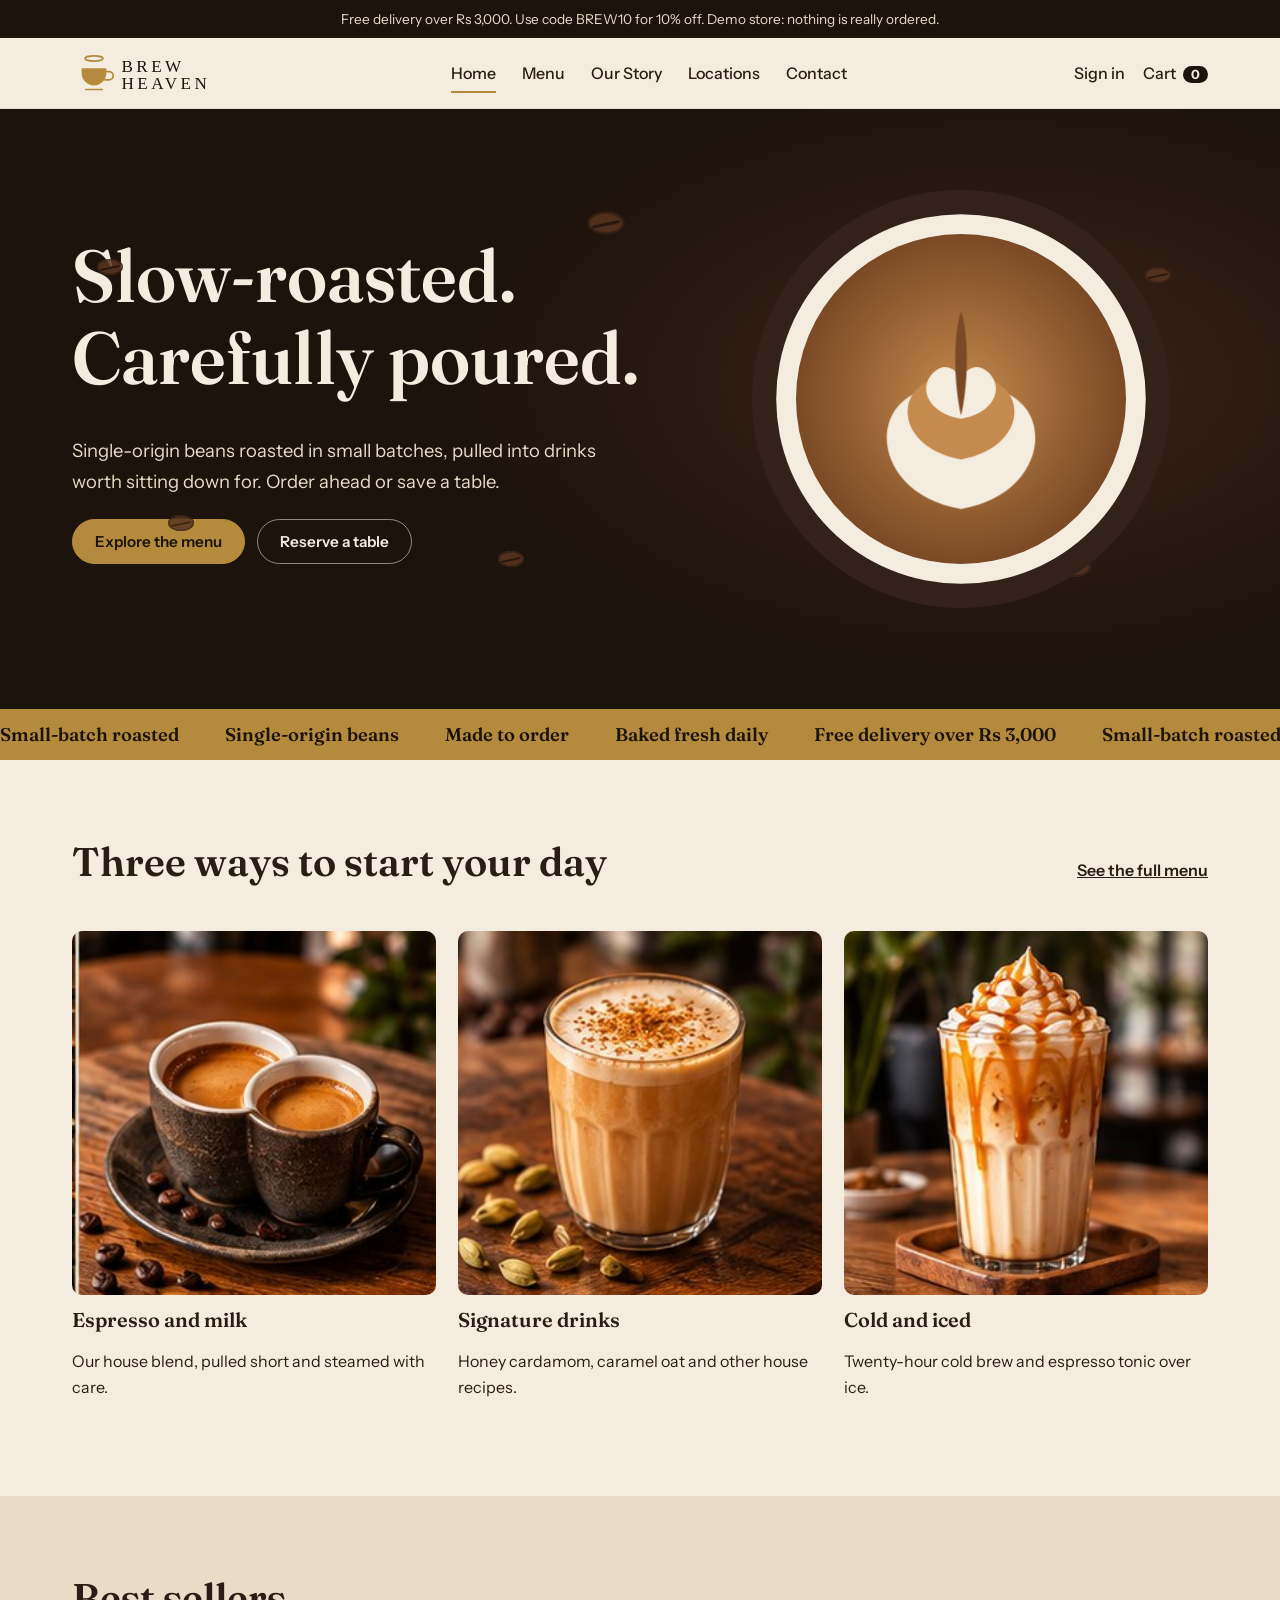
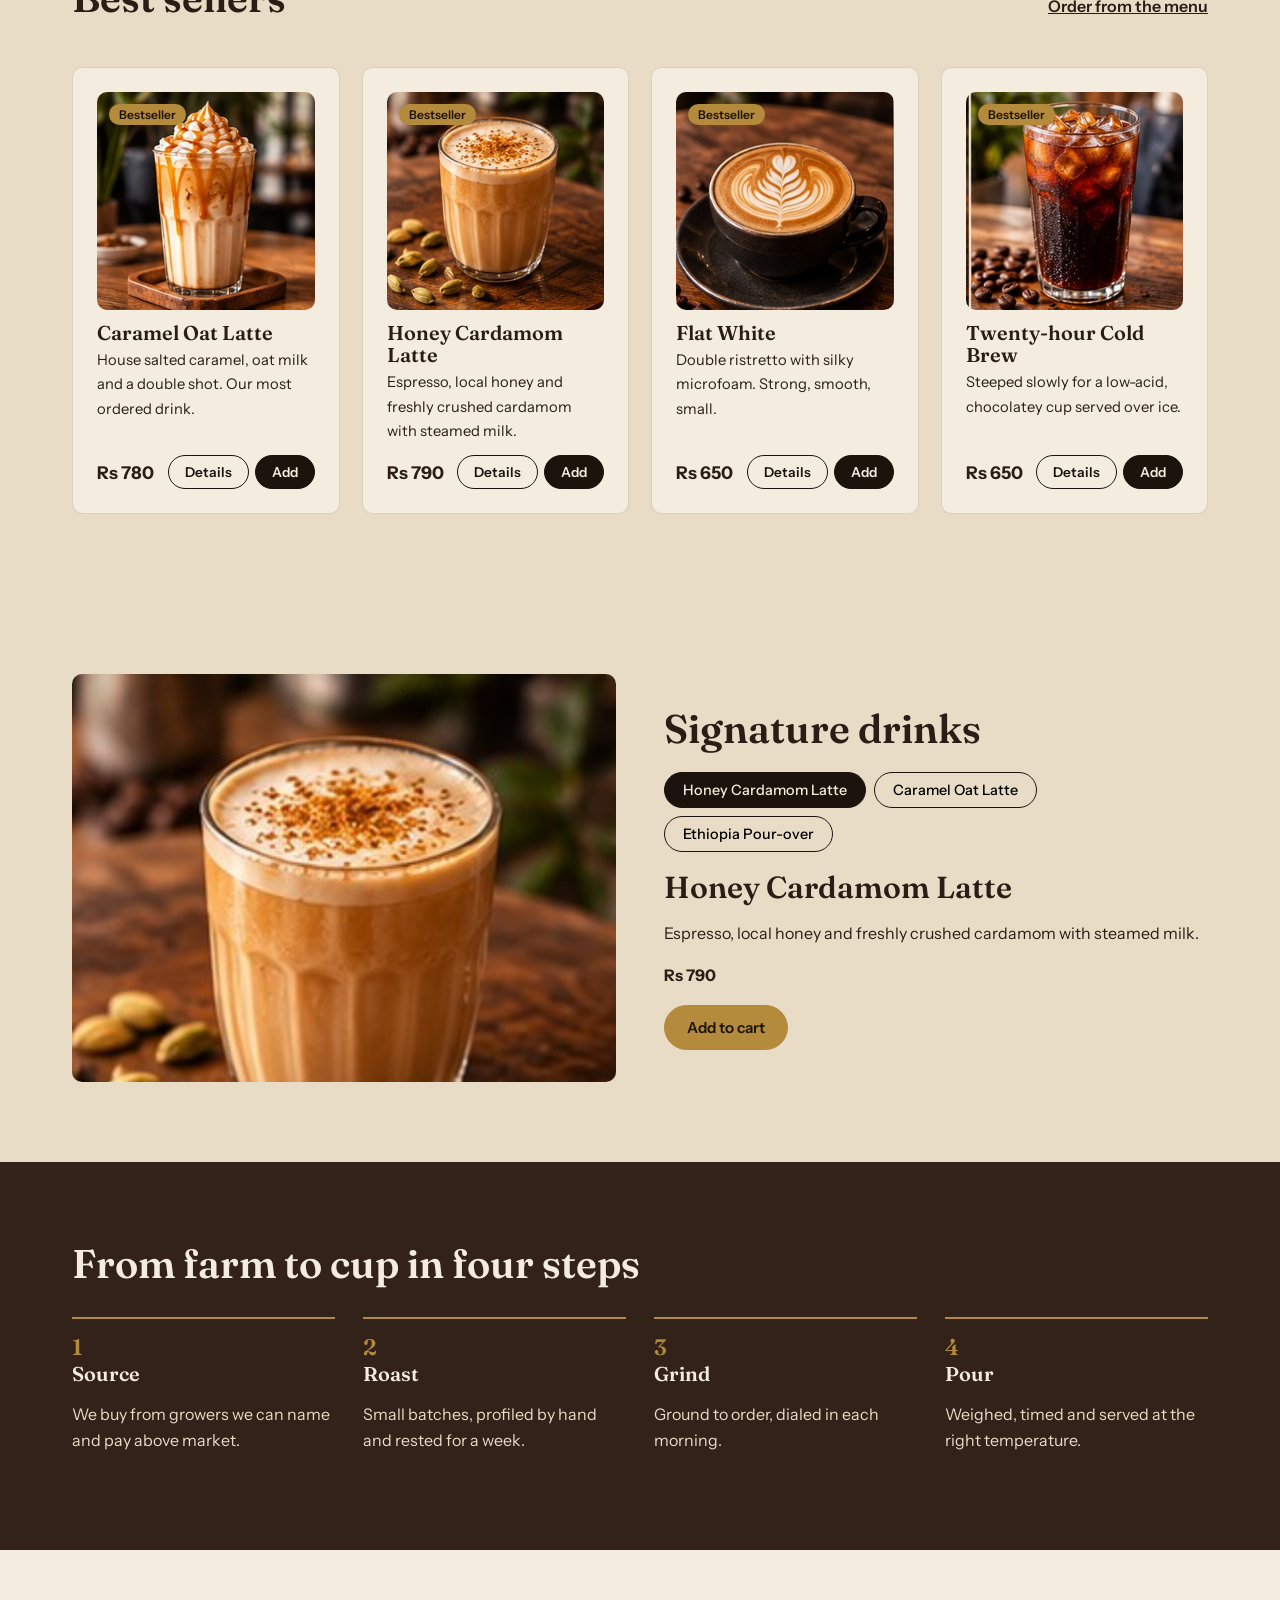
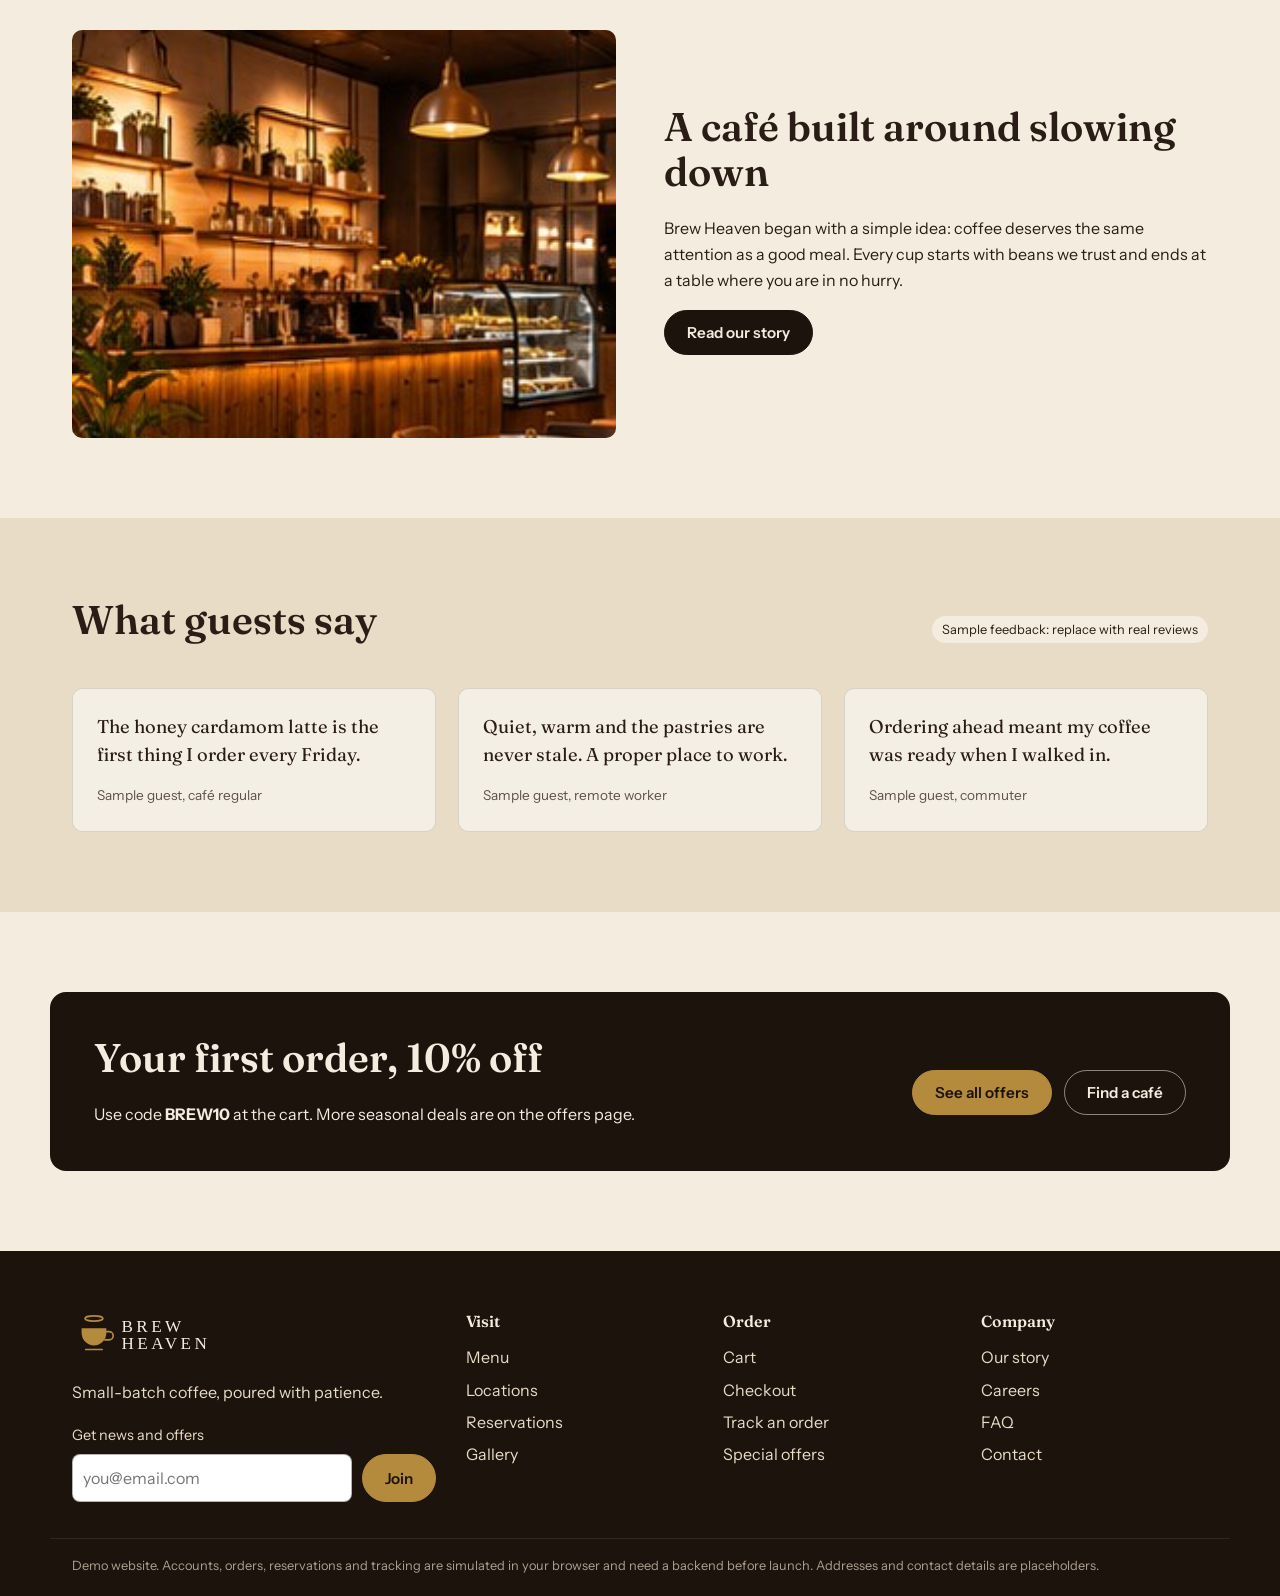
<file: index.html>
<!DOCTYPE html>
<html lang="en"><head><meta charset="utf-8"><meta name="viewport" content="width=device-width,initial-scale=1">
<title>Home | Brew Heaven</title><meta name="description" content="Brew Heaven: small-batch roasted coffee, signature drinks and handmade pastries.">
<link rel="icon" href="assets/favicon.svg" type="image/svg+xml">
<link rel="preconnect" href="https://fonts.googleapis.com"><link href="https://fonts.googleapis.com/css2?family=Fraunces:opsz,wght@9..144,400;9..144,600&family=Instrument+Sans:wght@400;500;600&display=swap" rel="stylesheet">
<link rel="stylesheet" href="css/style.css"></head>
<body data-page="index" data-root="" class="">
<a class="skip" href="#main">Skip to content</a>
<div class="ann">Free delivery over Rs 3,000. Use code BREW10 for 10% off. Demo store: nothing is really ordered.</div>
<header class="hd"><div class="wrap nav"><a class="logo" href="index.html"><img src="assets/logo.svg" alt="Brew Heaven home" height="44"></a>
<button class="burger" aria-label="Open menu" aria-expanded="false" aria-controls="nav"><span></span><span></span></button>
<nav id="nav" aria-label="Main"><a href="index.html" aria-current=page>Home</a><a href="menu.html">Menu</a><a href="about.html">Our Story</a><a href="locations.html">Locations</a><a href="contact.html">Contact</a><a class="m-only" href="pages/reservations.html">Reservations</a></nav>
<div class="tools"><a id="acct" href="pages/login.html">Sign in</a><a class="cartb" href="pages/cart.html" aria-label="Cart">Cart <b id="cc">0</b></a></div></div></header>
<main id="main">
<section class="hero"><div class="wrap hgrid"><div class="hcopy"><h1>Slow-roasted. <br>Carefully poured.</h1><p>Single-origin beans roasted in small batches, pulled into drinks worth sitting down for. Order ahead or save a table.</p>
<div class="cta"><a class="btn gold" href="menu.html">Explore the menu</a><a class="btn ghost" href="pages/reservations.html">Reserve a table</a></div></div>
<span class="fb f1"></span><span class="fb f2"></span><span class="fb f3"></span><span class="fb f4"></span><span class="fb f5"></span><span class="fb f6"></span><div class="pour" aria-hidden="true"><svg viewBox="0 0 400 400"><defs><radialGradient id="cf"><stop offset="0" stop-color="#c58a4d"/><stop offset="1" stop-color="#7a4a26"/></radialGradient></defs>
<circle cx="200" cy="200" r="190" fill="#33221a"/><circle cx="200" cy="200" r="168" fill="#f4ecdf"/><circle cx="200" cy="200" r="150" fill="url(#cf)"/>
<g class="leaf" fill="#f4ecdf"><path d="M200 300c-60-10-80-60-60-90 20-25 40-20 60 0 20-20 40-25 60 0 20 30 0 80-60 90z" style="--i:0"/><path d="M200 255c-45-8-58-42-42-62 15-17 30-12 42 3 12-15 27-20 42-3 16 20 3 54-42 62z" fill="#c58a4d" style="--i:1"/><path d="M200 218c-30-5-38-27-27-40 10-11 20-8 27 3 7-11 17-14 27-3 11 13 3 35-27 40z" style="--i:2"/><path d="M200 120c-8 25-6 70 0 95 6-25 8-70 0-95z" fill="#7a4a26" style="--i:3"/></g></svg></div></div></section>

<div class="marq" aria-hidden="true"><div><span>Small-batch roasted</span><span>Single-origin beans</span><span>Made to order</span><span>Baked fresh daily</span><span>Free delivery over Rs 3,000</span><span>Small-batch roasted</span><span>Single-origin beans</span><span>Made to order</span><span>Baked fresh daily</span><span>Free delivery over Rs 3,000</span></div></div>
<section class="sec"><div class="wrap"><div class="shead"><h2>Three ways to start your day</h2><a href="menu.html">See the full menu</a></div>
<div class="grid3"><a class="coll" href="menu.html#hot"><div class="art" data-art="latte" data-img="esp" data-c="#b9824a" style="--bg:#e8dcc7"></div><h3>Espresso and milk</h3><p>Our house blend, pulled short and steamed with care.</p></a>
<a class="coll" href="menu.html#signature"><div class="art" data-art="cup" data-img="hcl" data-c="#b9824a" style="--bg:#d9c3a1"></div><h3>Signature drinks</h3><p>Honey cardamom, caramel oat and other house recipes.</p></a>
<a class="coll" href="menu.html#cold"><div class="art" data-art="glass" data-img="col" data-c="#4a2d1c" style="--bg:#cfd6c8"></div><h3>Cold and iced</h3><p>Twenty-hour cold brew and espresso tonic over ice.</p></a></div></div></section>

<section class="sec alt"><div class="wrap"><div class="shead"><h2>Best sellers</h2><a href="menu.html">Order from the menu</a></div><div class="grid4" id="featured"></div></div></section>

<section class="sec alt"><div class="wrap split"><div class="art big" id="spArt" style="--bg:#d9c3a1"></div><div><h2>Signature drinks</h2><div class="chips" id="spTabs" role="group" aria-label="Choose a signature drink"></div><h3 id="spName"></h3><p id="spDesc"></p><p><b id="spPrice"></b></p><button class="btn gold" id="spAdd">Add to cart</button></div></div></section>
<section class="sec dark"><div class="wrap"><h2>From farm to cup in four steps</h2><ol class="steps"><li><h3>Source</h3><p>We buy from growers we can name and pay above market.</p></li><li><h3>Roast</h3><p>Small batches, profiled by hand and rested for a week.</p></li><li><h3>Grind</h3><p>Ground to order, dialed in each morning.</p></li><li><h3>Pour</h3><p>Weighed, timed and served at the right temperature.</p></li></ol></div></section>

<section class="sec"><div class="wrap split"><div class="art big" data-art="cafe" data-img="cafe"></div><div><h2>A café built around slowing down</h2><p>Brew Heaven began with a simple idea: coffee deserves the same attention as a good meal. Every cup starts with beans we trust and ends at a table where you are in no hurry.</p><a class="btn" href="about.html">Read our story</a></div></div></section>

<section class="sec alt"><div class="wrap"><div class="shead"><h2>What guests say</h2><small class="tag">Sample feedback: replace with real reviews</small></div><div class="grid3">
<blockquote class="q"><p>The honey cardamom latte is the first thing I order every Friday.</p><cite>Sample guest, café regular</cite></blockquote>
<blockquote class="q"><p>Quiet, warm and the pastries are never stale. A proper place to work.</p><cite>Sample guest, remote worker</cite></blockquote>
<blockquote class="q"><p>Ordering ahead meant my coffee was ready when I walked in.</p><cite>Sample guest, commuter</cite></blockquote></div></div></section>

<section class="sec"><div class="wrap offer"><div><h2>Your first order, 10% off</h2><p>Use code <b>BREW10</b> at the cart. More seasonal deals are on the offers page.</p></div><div class="cta"><a class="btn gold" href="pages/offers.html">See all offers</a><a class="btn ghost-d" href="locations.html">Find a café</a></div></div></section></main>
<footer class="ft"><div class="wrap fgrid"><div><img src="assets/logo-light.svg" alt="Brew Heaven" height="44"><p>Small-batch coffee, poured with patience.</p>
<form data-form="news" class="news" novalidate><label for="nf">Get news and offers</label><div class="row"><input id="nf" name="email" type="email" required placeholder="you@email.com"><button class="btn gold">Join</button></div></form></div>
<div><h4>Visit</h4><a href="menu.html">Menu</a><a href="locations.html">Locations</a><a href="pages/reservations.html">Reservations</a><a href="pages/gallery.html">Gallery</a></div>
<div><h4>Order</h4><a href="pages/cart.html">Cart</a><a href="pages/checkout.html">Checkout</a><a href="pages/order-tracking.html">Track an order</a><a href="pages/offers.html">Special offers</a></div>
<div><h4>Company</h4><a href="about.html">Our story</a><a href="pages/careers.html">Careers</a><a href="pages/faq.html">FAQ</a><a href="contact.html">Contact</a></div></div>
<div class="wrap legal">Demo website. Accounts, orders, reservations and tracking are simulated in your browser and need a backend before launch. Addresses and contact details are placeholders.</div></footer>
<dialog id="dlg"></dialog><div id="toast" role="status" aria-live="polite"></div>
<script src="js/main.js"></script></body></html>
</file>
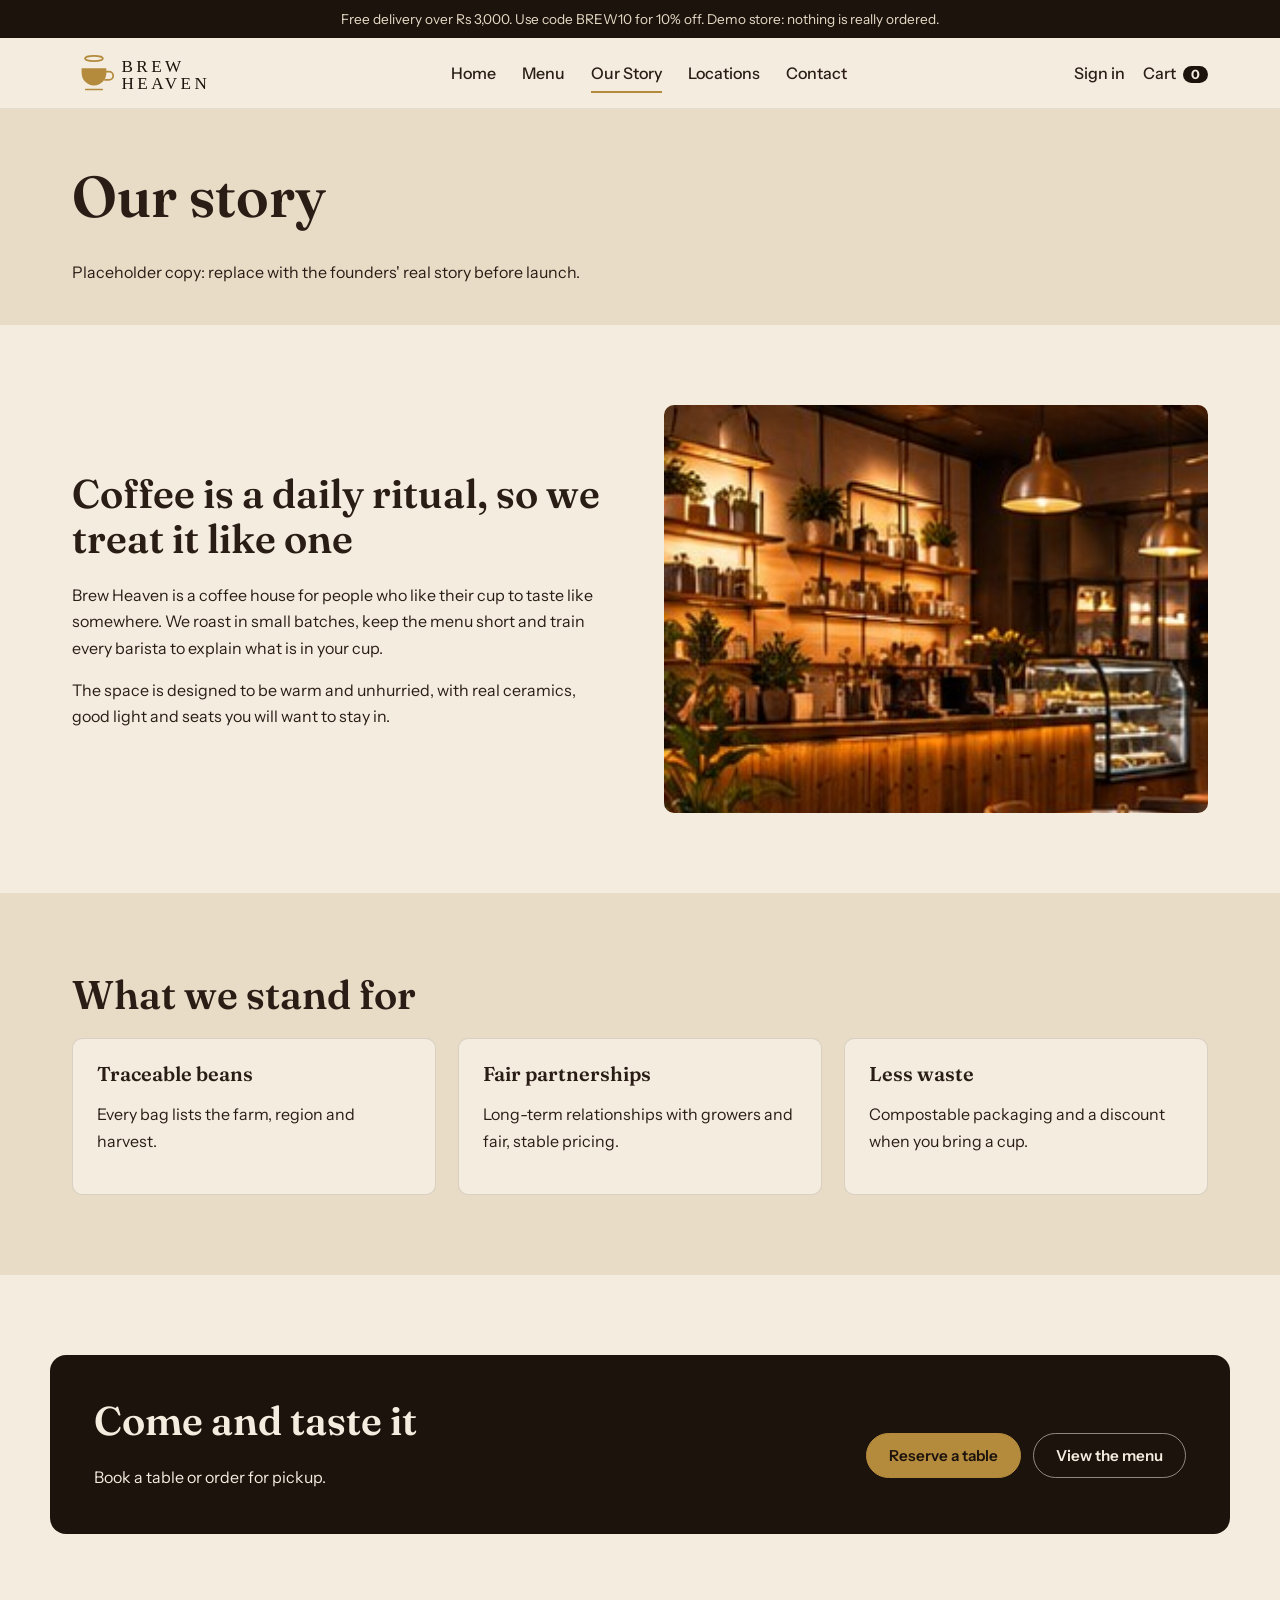
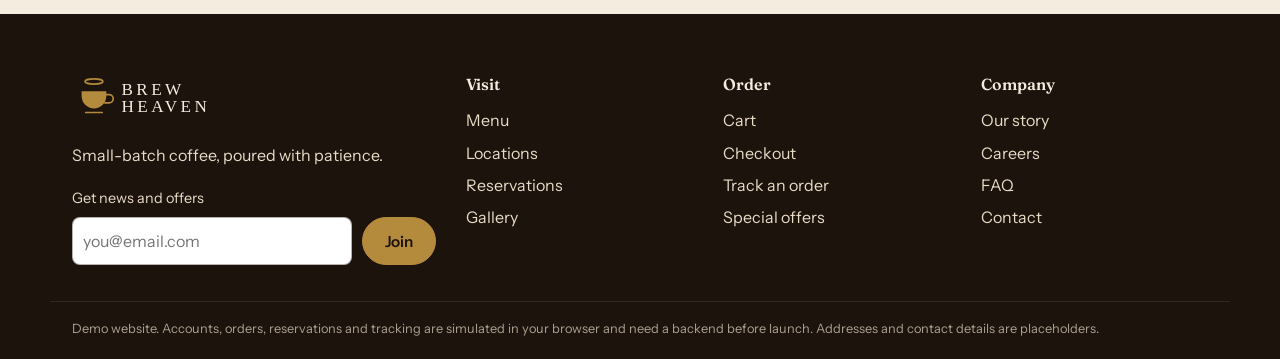
<file: about.html>
<!DOCTYPE html>
<html lang="en"><head><meta charset="utf-8"><meta name="viewport" content="width=device-width,initial-scale=1">
<title>Our Story | Brew Heaven</title><meta name="description" content="Brew Heaven: small-batch roasted coffee, signature drinks and handmade pastries.">
<link rel="icon" href="assets/favicon.svg" type="image/svg+xml">
<link rel="preconnect" href="https://fonts.googleapis.com"><link href="https://fonts.googleapis.com/css2?family=Fraunces:opsz,wght@9..144,400;9..144,600&family=Instrument+Sans:wght@400;500;600&display=swap" rel="stylesheet">
<link rel="stylesheet" href="css/style.css"></head>
<body data-page="about" data-root="" class="">
<a class="skip" href="#main">Skip to content</a>
<div class="ann">Free delivery over Rs 3,000. Use code BREW10 for 10% off. Demo store: nothing is really ordered.</div>
<header class="hd"><div class="wrap nav"><a class="logo" href="index.html"><img src="assets/logo.svg" alt="Brew Heaven home" height="44"></a>
<button class="burger" aria-label="Open menu" aria-expanded="false" aria-controls="nav"><span></span><span></span></button>
<nav id="nav" aria-label="Main"><a href="index.html">Home</a><a href="menu.html">Menu</a><a href="about.html" aria-current=page>Our Story</a><a href="locations.html">Locations</a><a href="contact.html">Contact</a><a class="m-only" href="pages/reservations.html">Reservations</a></nav>
<div class="tools"><a id="acct" href="pages/login.html">Sign in</a><a class="cartb" href="pages/cart.html" aria-label="Cart">Cart <b id="cc">0</b></a></div></div></header>
<main id="main"><section class="phead"><div class="wrap"><h1>Our story</h1><p>Placeholder copy: replace with the founders' real story before launch.</p></div></section>
<section class="sec"><div class="wrap split"><div><h2>Coffee is a daily ritual, so we treat it like one</h2><p>Brew Heaven is a coffee house for people who like their cup to taste like somewhere. We roast in small batches, keep the menu short and train every barista to explain what is in your cup.</p><p>The space is designed to be warm and unhurried, with real ceramics, good light and seats you will want to stay in.</p></div><div class="art big" data-art="cafe" data-img="cafe"></div></div></section>
<section class="sec alt"><div class="wrap"><h2>What we stand for</h2><div class="grid3"><div class="card"><h3>Traceable beans</h3><p>Every bag lists the farm, region and harvest.</p></div><div class="card"><h3>Fair partnerships</h3><p>Long-term relationships with growers and fair, stable pricing.</p></div><div class="card"><h3>Less waste</h3><p>Compostable packaging and a discount when you bring a cup.</p></div></div></div></section>
<section class="sec"><div class="wrap offer"><div><h2>Come and taste it</h2><p>Book a table or order for pickup.</p></div><div class="cta"><a class="btn gold" href="pages/reservations.html">Reserve a table</a><a class="btn ghost-d" href="menu.html">View the menu</a></div></div></section></main>
<footer class="ft"><div class="wrap fgrid"><div><img src="assets/logo-light.svg" alt="Brew Heaven" height="44"><p>Small-batch coffee, poured with patience.</p>
<form data-form="news" class="news" novalidate><label for="nf">Get news and offers</label><div class="row"><input id="nf" name="email" type="email" required placeholder="you@email.com"><button class="btn gold">Join</button></div></form></div>
<div><h4>Visit</h4><a href="menu.html">Menu</a><a href="locations.html">Locations</a><a href="pages/reservations.html">Reservations</a><a href="pages/gallery.html">Gallery</a></div>
<div><h4>Order</h4><a href="pages/cart.html">Cart</a><a href="pages/checkout.html">Checkout</a><a href="pages/order-tracking.html">Track an order</a><a href="pages/offers.html">Special offers</a></div>
<div><h4>Company</h4><a href="about.html">Our story</a><a href="pages/careers.html">Careers</a><a href="pages/faq.html">FAQ</a><a href="contact.html">Contact</a></div></div>
<div class="wrap legal">Demo website. Accounts, orders, reservations and tracking are simulated in your browser and need a backend before launch. Addresses and contact details are placeholders.</div></footer>
<dialog id="dlg"></dialog><div id="toast" role="status" aria-live="polite"></div>
<script src="js/main.js"></script></body></html>
</file>
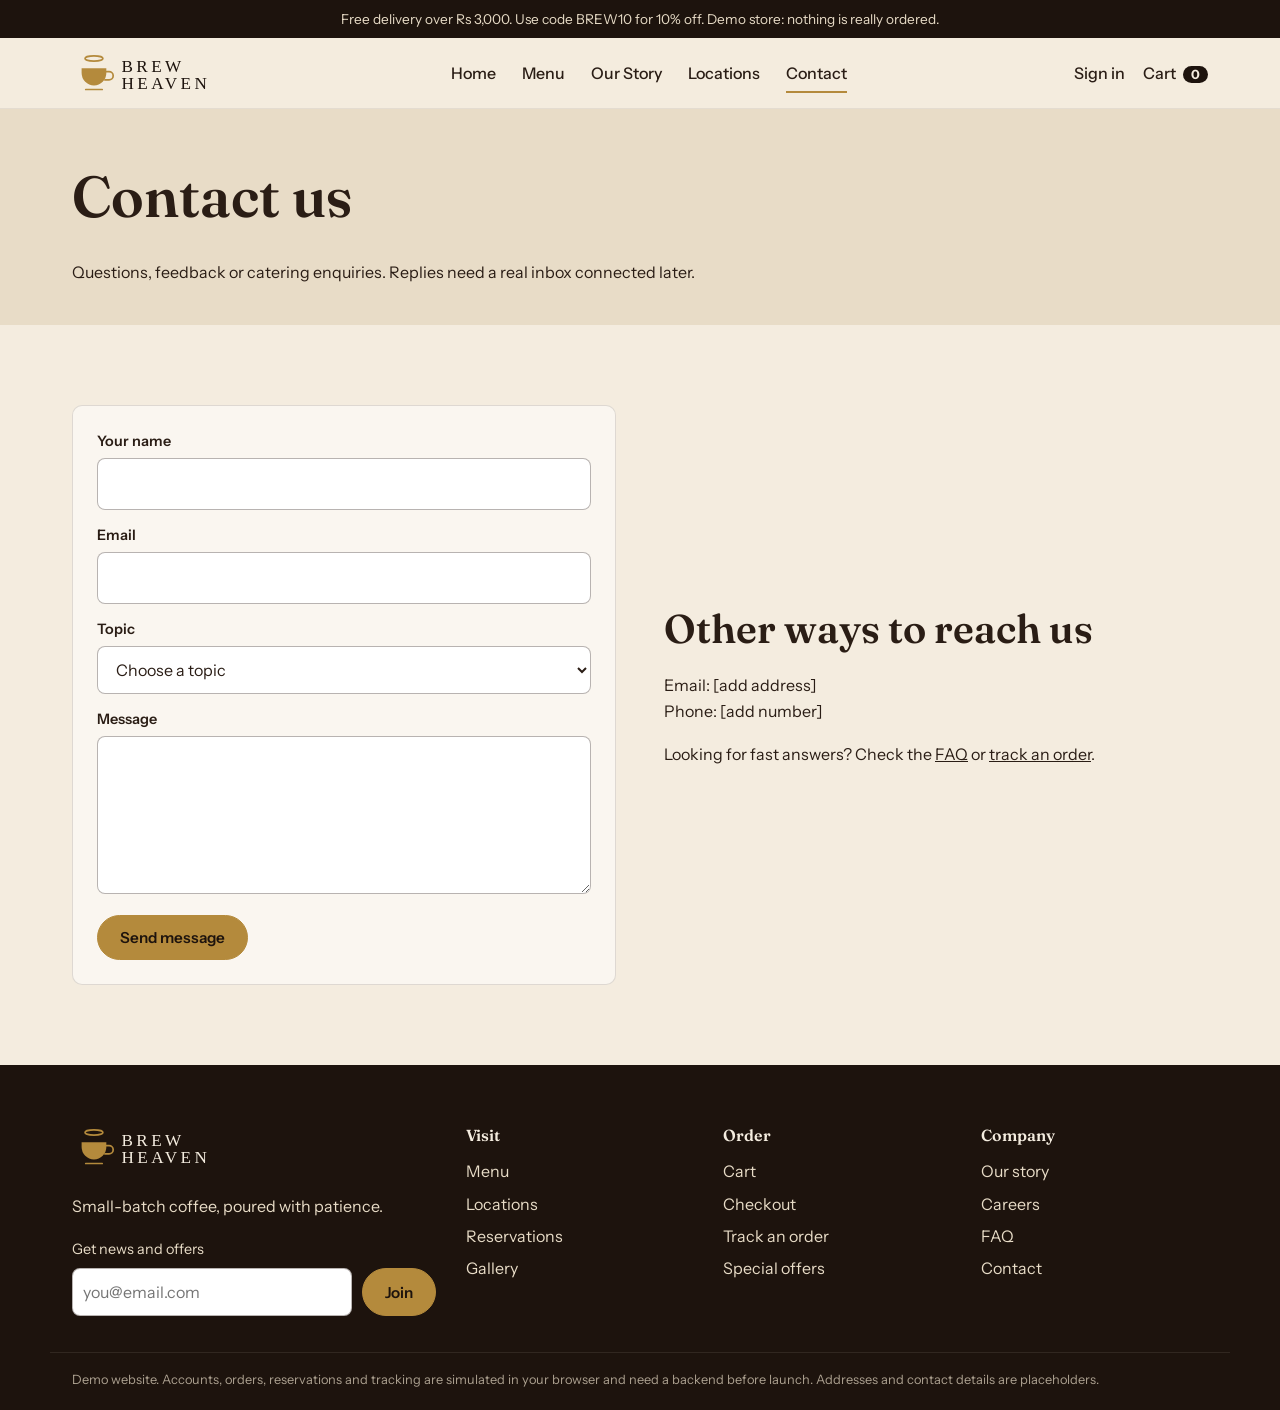
<file: contact.html>
<!DOCTYPE html>
<html lang="en"><head><meta charset="utf-8"><meta name="viewport" content="width=device-width,initial-scale=1">
<title>Contact | Brew Heaven</title><meta name="description" content="Brew Heaven: small-batch roasted coffee, signature drinks and handmade pastries.">
<link rel="icon" href="assets/favicon.svg" type="image/svg+xml">
<link rel="preconnect" href="https://fonts.googleapis.com"><link href="https://fonts.googleapis.com/css2?family=Fraunces:opsz,wght@9..144,400;9..144,600&family=Instrument+Sans:wght@400;500;600&display=swap" rel="stylesheet">
<link rel="stylesheet" href="css/style.css"></head>
<body data-page="contact" data-root="" class="">
<a class="skip" href="#main">Skip to content</a>
<div class="ann">Free delivery over Rs 3,000. Use code BREW10 for 10% off. Demo store: nothing is really ordered.</div>
<header class="hd"><div class="wrap nav"><a class="logo" href="index.html"><img src="assets/logo.svg" alt="Brew Heaven home" height="44"></a>
<button class="burger" aria-label="Open menu" aria-expanded="false" aria-controls="nav"><span></span><span></span></button>
<nav id="nav" aria-label="Main"><a href="index.html">Home</a><a href="menu.html">Menu</a><a href="about.html">Our Story</a><a href="locations.html">Locations</a><a href="contact.html" aria-current=page>Contact</a><a class="m-only" href="pages/reservations.html">Reservations</a></nav>
<div class="tools"><a id="acct" href="pages/login.html">Sign in</a><a class="cartb" href="pages/cart.html" aria-label="Cart">Cart <b id="cc">0</b></a></div></div></header>
<main id="main"><section class="phead"><div class="wrap"><h1>Contact us</h1><p>Questions, feedback or catering enquiries. Replies need a real inbox connected later.</p></div></section>
<section class="sec"><div class="wrap split"><form data-form="contact" class="card form" novalidate><div class="f"><label for="name">Your name</label><input id="name" name="name" type="text" placeholder="" required minlength="2"></div><div class="f"><label for="email">Email</label><input id="email" name="email" type="email" placeholder="" required></div><div class="f"><label for="topic">Topic</label><select id="topic" name="topic" required><option value="">Choose a topic</option><option>Order help</option><option>Catering</option><option>Feedback</option><option>Other</option></select></div><div class="f"><label for="msg">Message</label><textarea id="msg" name="msg" rows="5" required minlength="10"></textarea></div><button class="btn gold">Send message</button></form>
<div><h2>Other ways to reach us</h2><p>Email: [add address]<br>Phone: [add number]</p><p>Looking for fast answers? Check the <a href="pages/faq.html">FAQ</a> or <a href="pages/order-tracking.html">track an order</a>.</p></div></div></section></main>
<footer class="ft"><div class="wrap fgrid"><div><img src="assets/logo-light.svg" alt="Brew Heaven" height="44"><p>Small-batch coffee, poured with patience.</p>
<form data-form="news" class="news" novalidate><label for="nf">Get news and offers</label><div class="row"><input id="nf" name="email" type="email" required placeholder="you@email.com"><button class="btn gold">Join</button></div></form></div>
<div><h4>Visit</h4><a href="menu.html">Menu</a><a href="locations.html">Locations</a><a href="pages/reservations.html">Reservations</a><a href="pages/gallery.html">Gallery</a></div>
<div><h4>Order</h4><a href="pages/cart.html">Cart</a><a href="pages/checkout.html">Checkout</a><a href="pages/order-tracking.html">Track an order</a><a href="pages/offers.html">Special offers</a></div>
<div><h4>Company</h4><a href="about.html">Our story</a><a href="pages/careers.html">Careers</a><a href="pages/faq.html">FAQ</a><a href="contact.html">Contact</a></div></div>
<div class="wrap legal">Demo website. Accounts, orders, reservations and tracking are simulated in your browser and need a backend before launch. Addresses and contact details are placeholders.</div></footer>
<dialog id="dlg"></dialog><div id="toast" role="status" aria-live="polite"></div>
<script src="js/main.js"></script></body></html>
</file>
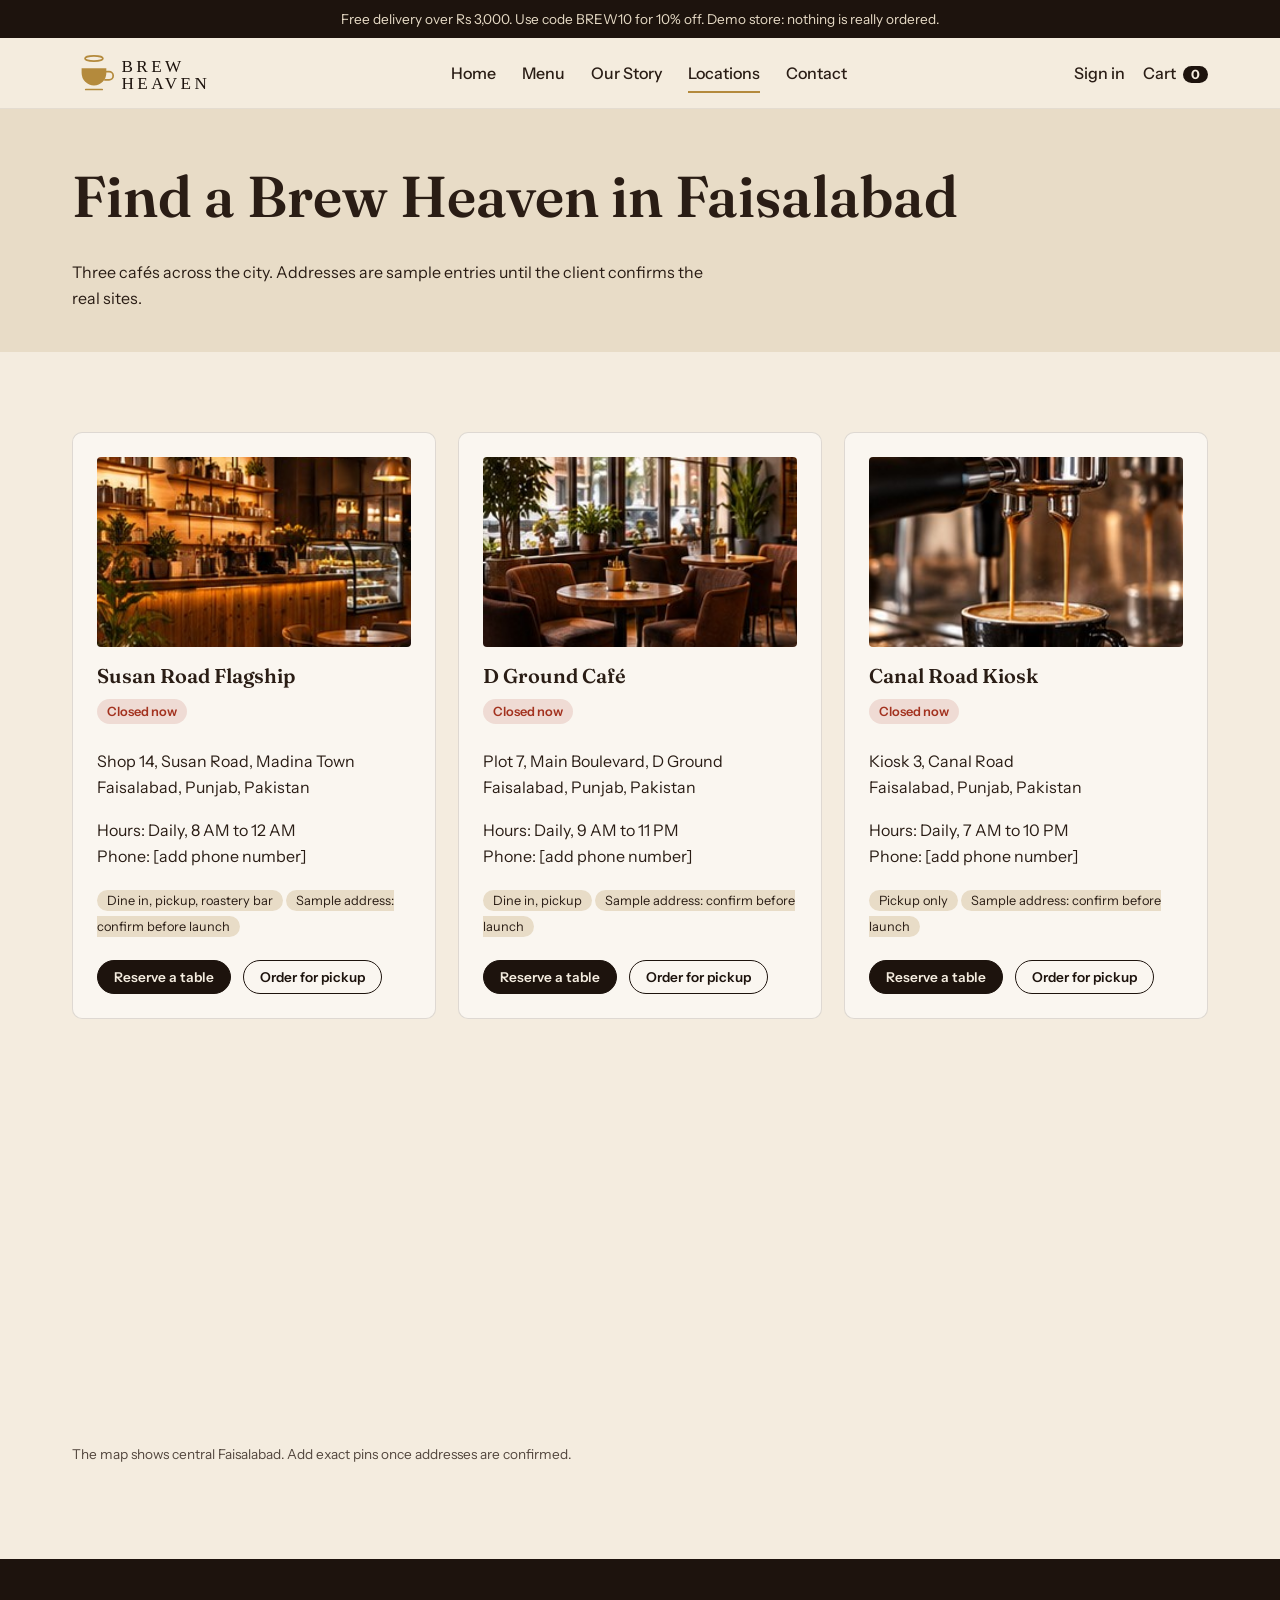
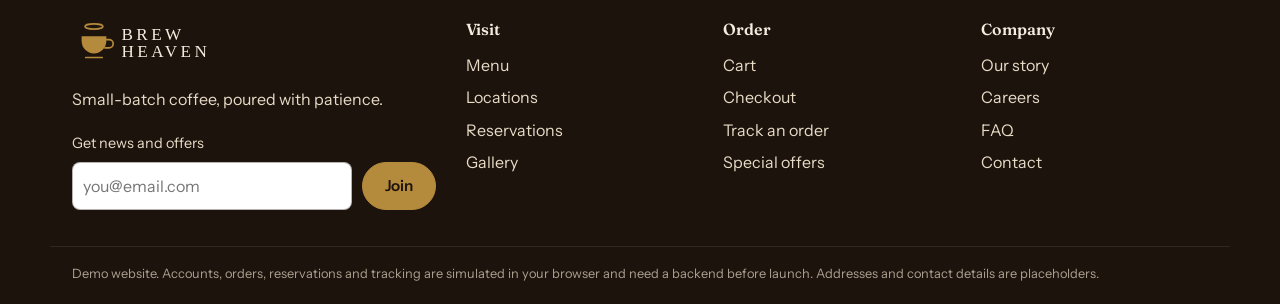
<file: locations.html>
<!DOCTYPE html>
<html lang="en"><head><meta charset="utf-8"><meta name="viewport" content="width=device-width,initial-scale=1">
<title>Locations | Brew Heaven</title><meta name="description" content="Brew Heaven: small-batch roasted coffee, signature drinks and handmade pastries.">
<link rel="icon" href="assets/favicon.svg" type="image/svg+xml">
<link rel="preconnect" href="https://fonts.googleapis.com"><link href="https://fonts.googleapis.com/css2?family=Fraunces:opsz,wght@9..144,400;9..144,600&family=Instrument+Sans:wght@400;500;600&display=swap" rel="stylesheet">
<link rel="stylesheet" href="css/style.css"></head>
<body data-page="locations" data-root="" class="">
<a class="skip" href="#main">Skip to content</a>
<div class="ann">Free delivery over Rs 3,000. Use code BREW10 for 10% off. Demo store: nothing is really ordered.</div>
<header class="hd"><div class="wrap nav"><a class="logo" href="index.html"><img src="assets/logo.svg" alt="Brew Heaven home" height="44"></a>
<button class="burger" aria-label="Open menu" aria-expanded="false" aria-controls="nav"><span></span><span></span></button>
<nav id="nav" aria-label="Main"><a href="index.html">Home</a><a href="menu.html">Menu</a><a href="about.html">Our Story</a><a href="locations.html" aria-current=page>Locations</a><a href="contact.html">Contact</a><a class="m-only" href="pages/reservations.html">Reservations</a></nav>
<div class="tools"><a id="acct" href="pages/login.html">Sign in</a><a class="cartb" href="pages/cart.html" aria-label="Cart">Cart <b id="cc">0</b></a></div></div></header>
<main id="main"><section class="phead"><div class="wrap"><h1>Find a Brew Heaven in Faisalabad</h1><p>Three cafés across the city. Addresses are sample entries until the client confirms the real sites.</p></div></section><section class="sec"><div class="wrap"><div class="grid3"><article class="card loc"><img class="loc-photo" src="assets/images/location-susan.jpg" alt="Warm interior of the Susan Road flagship café" loading="lazy"><h3>Susan Road Flagship</h3><span class="status" data-hours="8-24"></span><p>Shop 14, Susan Road, Madina Town<br>Faisalabad, Punjab, Pakistan</p><p>Hours: Daily, 8 AM to 12 AM<br>Phone: [add phone number]</p><p><span class="tag">Dine in, pickup, roastery bar</span> <span class="tag">Sample address: confirm before launch</span></p><div class="cta"><a class="btn sm" href="pages/reservations.html?loc=Susan Road Flagship">Reserve a table</a><a class="btn sm ghost-d" href="menu.html">Order for pickup</a></div></article><article class="card loc"><img class="loc-photo" src="assets/images/location-dground.jpg" alt="Window-side seating at D Ground Café" loading="lazy"><h3>D Ground Café</h3><span class="status" data-hours="9-23"></span><p>Plot 7, Main Boulevard, D Ground<br>Faisalabad, Punjab, Pakistan</p><p>Hours: Daily, 9 AM to 11 PM<br>Phone: [add phone number]</p><p><span class="tag">Dine in, pickup</span> <span class="tag">Sample address: confirm before launch</span></p><div class="cta"><a class="btn sm" href="pages/reservations.html?loc=D Ground Café">Reserve a table</a><a class="btn sm ghost-d" href="menu.html">Order for pickup</a></div></article><article class="card loc"><img class="loc-photo" src="assets/images/location-canal.jpg" alt="Coffee being prepared at the Canal Road kiosk" loading="lazy"><h3>Canal Road Kiosk</h3><span class="status" data-hours="7-22"></span><p>Kiosk 3, Canal Road<br>Faisalabad, Punjab, Pakistan</p><p>Hours: Daily, 7 AM to 10 PM<br>Phone: [add phone number]</p><p><span class="tag">Pickup only</span> <span class="tag">Sample address: confirm before launch</span></p><div class="cta"><a class="btn sm" href="pages/reservations.html?loc=Canal Road Kiosk">Reserve a table</a><a class="btn sm ghost-d" href="menu.html">Order for pickup</a></div></article></div><iframe class="map" title="Map of Faisalabad" loading="lazy" src="https://www.openstreetmap.org/export/embed.html?bbox=73.03%2C31.36%2C73.16%2C31.47&layer=mapnik"></iframe><p class="note">The map shows central Faisalabad. Add exact pins once addresses are confirmed.</p></div></section></main>
<footer class="ft"><div class="wrap fgrid"><div><img src="assets/logo-light.svg" alt="Brew Heaven" height="44"><p>Small-batch coffee, poured with patience.</p>
<form data-form="news" class="news" novalidate><label for="nf">Get news and offers</label><div class="row"><input id="nf" name="email" type="email" required placeholder="you@email.com"><button class="btn gold">Join</button></div></form></div>
<div><h4>Visit</h4><a href="menu.html">Menu</a><a href="locations.html">Locations</a><a href="pages/reservations.html">Reservations</a><a href="pages/gallery.html">Gallery</a></div>
<div><h4>Order</h4><a href="pages/cart.html">Cart</a><a href="pages/checkout.html">Checkout</a><a href="pages/order-tracking.html">Track an order</a><a href="pages/offers.html">Special offers</a></div>
<div><h4>Company</h4><a href="about.html">Our story</a><a href="pages/careers.html">Careers</a><a href="pages/faq.html">FAQ</a><a href="contact.html">Contact</a></div></div>
<div class="wrap legal">Demo website. Accounts, orders, reservations and tracking are simulated in your browser and need a backend before launch. Addresses and contact details are placeholders.</div></footer>
<dialog id="dlg"></dialog><div id="toast" role="status" aria-live="polite"></div>
<script src="js/main.js"></script></body></html>
</file>
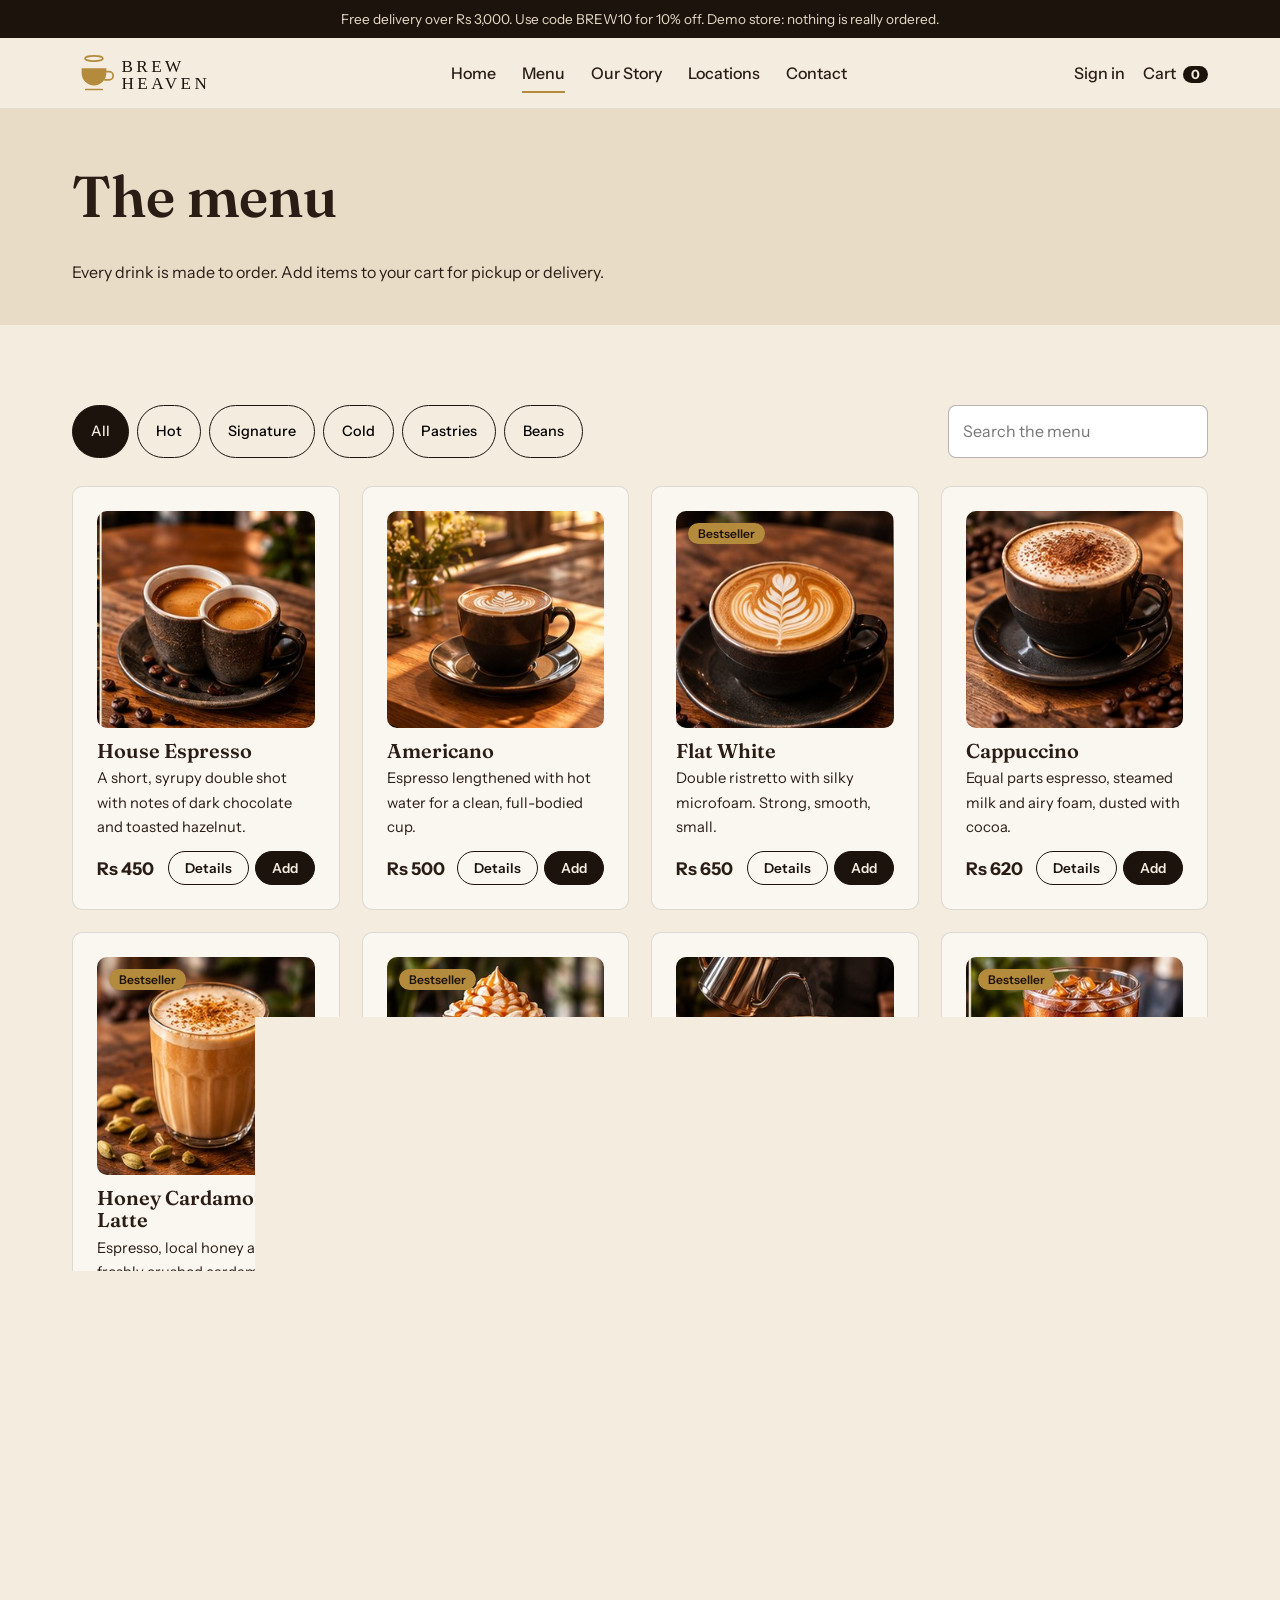
<file: menu.html>
<!DOCTYPE html>
<html lang="en"><head><meta charset="utf-8"><meta name="viewport" content="width=device-width,initial-scale=1">
<title>Menu | Brew Heaven</title><meta name="description" content="Brew Heaven: small-batch roasted coffee, signature drinks and handmade pastries.">
<link rel="icon" href="assets/favicon.svg" type="image/svg+xml">
<link rel="preconnect" href="https://fonts.googleapis.com"><link href="https://fonts.googleapis.com/css2?family=Fraunces:opsz,wght@9..144,400;9..144,600&family=Instrument+Sans:wght@400;500;600&display=swap" rel="stylesheet">
<link rel="stylesheet" href="css/style.css"></head>
<body data-page="menu" data-root="" class="">
<a class="skip" href="#main">Skip to content</a>
<div class="ann">Free delivery over Rs 3,000. Use code BREW10 for 10% off. Demo store: nothing is really ordered.</div>
<header class="hd"><div class="wrap nav"><a class="logo" href="index.html"><img src="assets/logo.svg" alt="Brew Heaven home" height="44"></a>
<button class="burger" aria-label="Open menu" aria-expanded="false" aria-controls="nav"><span></span><span></span></button>
<nav id="nav" aria-label="Main"><a href="index.html">Home</a><a href="menu.html" aria-current=page>Menu</a><a href="about.html">Our Story</a><a href="locations.html">Locations</a><a href="contact.html">Contact</a><a class="m-only" href="pages/reservations.html">Reservations</a></nav>
<div class="tools"><a id="acct" href="pages/login.html">Sign in</a><a class="cartb" href="pages/cart.html" aria-label="Cart">Cart <b id="cc">0</b></a></div></div></header>
<main id="main"><section class="phead"><div class="wrap"><h1>The menu</h1><p>Every drink is made to order. Add items to your cart for pickup or delivery.</p></div></section>
<section class="sec"><div class="wrap"><div class="bar"><div class="chips" id="chips" role="group" aria-label="Filter menu"></div><input id="q" type="search" placeholder="Search the menu" aria-label="Search the menu"></div>
<div class="grid4" id="menuGrid"></div><p id="noRes" class="empty" hidden>No items match your search. Try another word or clear the filter.</p></div></section></main>
<footer class="ft"><div class="wrap fgrid"><div><img src="assets/logo-light.svg" alt="Brew Heaven" height="44"><p>Small-batch coffee, poured with patience.</p>
<form data-form="news" class="news" novalidate><label for="nf">Get news and offers</label><div class="row"><input id="nf" name="email" type="email" required placeholder="you@email.com"><button class="btn gold">Join</button></div></form></div>
<div><h4>Visit</h4><a href="menu.html">Menu</a><a href="locations.html">Locations</a><a href="pages/reservations.html">Reservations</a><a href="pages/gallery.html">Gallery</a></div>
<div><h4>Order</h4><a href="pages/cart.html">Cart</a><a href="pages/checkout.html">Checkout</a><a href="pages/order-tracking.html">Track an order</a><a href="pages/offers.html">Special offers</a></div>
<div><h4>Company</h4><a href="about.html">Our story</a><a href="pages/careers.html">Careers</a><a href="pages/faq.html">FAQ</a><a href="contact.html">Contact</a></div></div>
<div class="wrap legal">Demo website. Accounts, orders, reservations and tracking are simulated in your browser and need a backend before launch. Addresses and contact details are placeholders.</div></footer>
<dialog id="dlg"></dialog><div id="toast" role="status" aria-live="polite"></div>
<script src="js/main.js"></script></body></html>
</file>
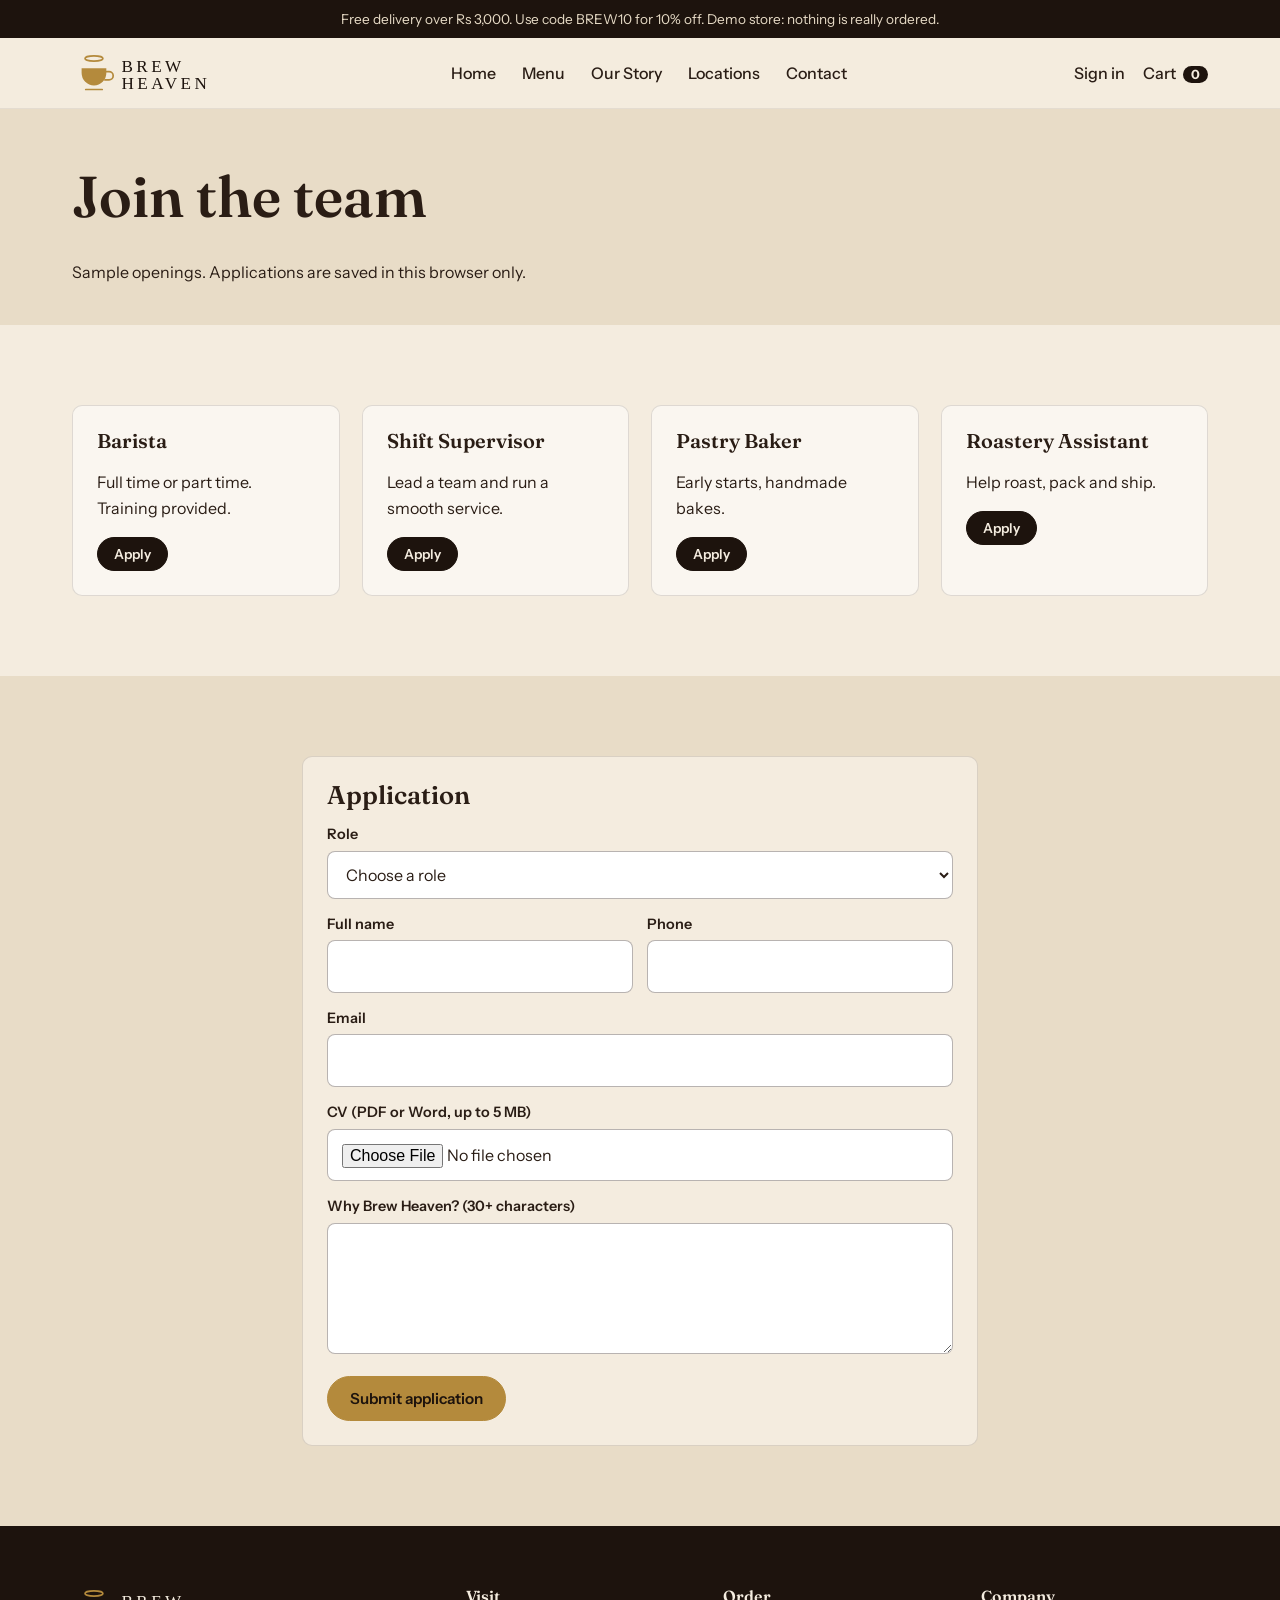
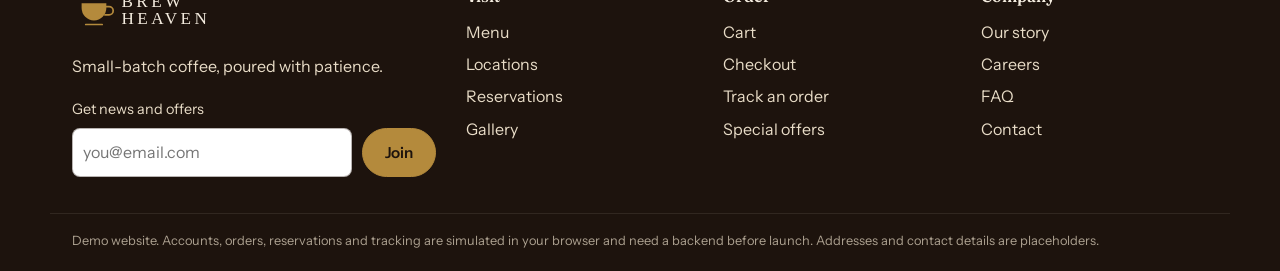
<file: pages/careers.html>
<!DOCTYPE html>
<html lang="en"><head><meta charset="utf-8"><meta name="viewport" content="width=device-width,initial-scale=1">
<title>Careers | Brew Heaven</title><meta name="description" content="Brew Heaven: small-batch roasted coffee, signature drinks and handmade pastries.">
<link rel="icon" href="../assets/favicon.svg" type="image/svg+xml">
<link rel="preconnect" href="https://fonts.googleapis.com"><link href="https://fonts.googleapis.com/css2?family=Fraunces:opsz,wght@9..144,400;9..144,600&family=Instrument+Sans:wght@400;500;600&display=swap" rel="stylesheet">
<link rel="stylesheet" href="../css/style.css"></head>
<body data-page="careers" data-root="../" class="">
<a class="skip" href="#main">Skip to content</a>
<div class="ann">Free delivery over Rs 3,000. Use code BREW10 for 10% off. Demo store: nothing is really ordered.</div>
<header class="hd"><div class="wrap nav"><a class="logo" href="../index.html"><img src="../assets/logo.svg" alt="Brew Heaven home" height="44"></a>
<button class="burger" aria-label="Open menu" aria-expanded="false" aria-controls="nav"><span></span><span></span></button>
<nav id="nav" aria-label="Main"><a href="../index.html">Home</a><a href="../menu.html">Menu</a><a href="../about.html">Our Story</a><a href="../locations.html">Locations</a><a href="../contact.html">Contact</a><a class="m-only" href="../pages/reservations.html">Reservations</a></nav>
<div class="tools"><a id="acct" href="../pages/login.html">Sign in</a><a class="cartb" href="../pages/cart.html" aria-label="Cart">Cart <b id="cc">0</b></a></div></div></header>
<main id="main"><section class="phead"><div class="wrap"><h1>Join the team</h1><p>Sample openings. Applications are saved in this browser only.</p></div></section><section class="sec"><div class="wrap"><div class="grid4"><article class="card"><h3>Barista</h3><p>Full time or part time. Training provided.</p><button class="btn sm" data-role="Barista">Apply</button></article><article class="card"><h3>Shift Supervisor</h3><p>Lead a team and run a smooth service.</p><button class="btn sm" data-role="Shift Supervisor">Apply</button></article><article class="card"><h3>Pastry Baker</h3><p>Early starts, handmade bakes.</p><button class="btn sm" data-role="Pastry Baker">Apply</button></article><article class="card"><h3>Roastery Assistant</h3><p>Help roast, pack and ship.</p><button class="btn sm" data-role="Roastery Assistant">Apply</button></article></div></div></section>
<section class="sec alt" id="apply"><div class="wrap narrow"><form data-form="career" class="card form" novalidate><h2>Application</h2><div class="f"><label for="role">Role</label><select id="role" name="role" required><option value="">Choose a role</option><option>Barista</option><option>Shift Supervisor</option><option>Pastry Baker</option><option>Roastery Assistant</option></select></div><div class="two"><div class="f"><label for="name">Full name</label><input id="name" name="name" type="text" placeholder="" required minlength="2"></div><div class="f"><label for="phone">Phone</label><input id="phone" name="phone" type="tel" placeholder="" required></div></div><div class="f"><label for="email">Email</label><input id="email" name="email" type="email" placeholder="" required></div><div class="f"><label for="cv">CV (PDF or Word, up to 5 MB)</label><input id="cv" name="cv" type="file" accept=".pdf,.doc,.docx" required></div><div class="f"><label for="why">Why Brew Heaven? (30+ characters)</label><textarea id="why" name="why" rows="4" required minlength="30"></textarea></div><button class="btn gold">Submit application</button></form></div></section></main>
<footer class="ft"><div class="wrap fgrid"><div><img src="../assets/logo-light.svg" alt="Brew Heaven" height="44"><p>Small-batch coffee, poured with patience.</p>
<form data-form="news" class="news" novalidate><label for="nf">Get news and offers</label><div class="row"><input id="nf" name="email" type="email" required placeholder="you@email.com"><button class="btn gold">Join</button></div></form></div>
<div><h4>Visit</h4><a href="../menu.html">Menu</a><a href="../locations.html">Locations</a><a href="../pages/reservations.html">Reservations</a><a href="../pages/gallery.html">Gallery</a></div>
<div><h4>Order</h4><a href="../pages/cart.html">Cart</a><a href="../pages/checkout.html">Checkout</a><a href="../pages/order-tracking.html">Track an order</a><a href="../pages/offers.html">Special offers</a></div>
<div><h4>Company</h4><a href="../about.html">Our story</a><a href="../pages/careers.html">Careers</a><a href="../pages/faq.html">FAQ</a><a href="../contact.html">Contact</a></div></div>
<div class="wrap legal">Demo website. Accounts, orders, reservations and tracking are simulated in your browser and need a backend before launch. Addresses and contact details are placeholders.</div></footer>
<dialog id="dlg"></dialog><div id="toast" role="status" aria-live="polite"></div>
<script src="../js/main.js"></script></body></html>
</file>
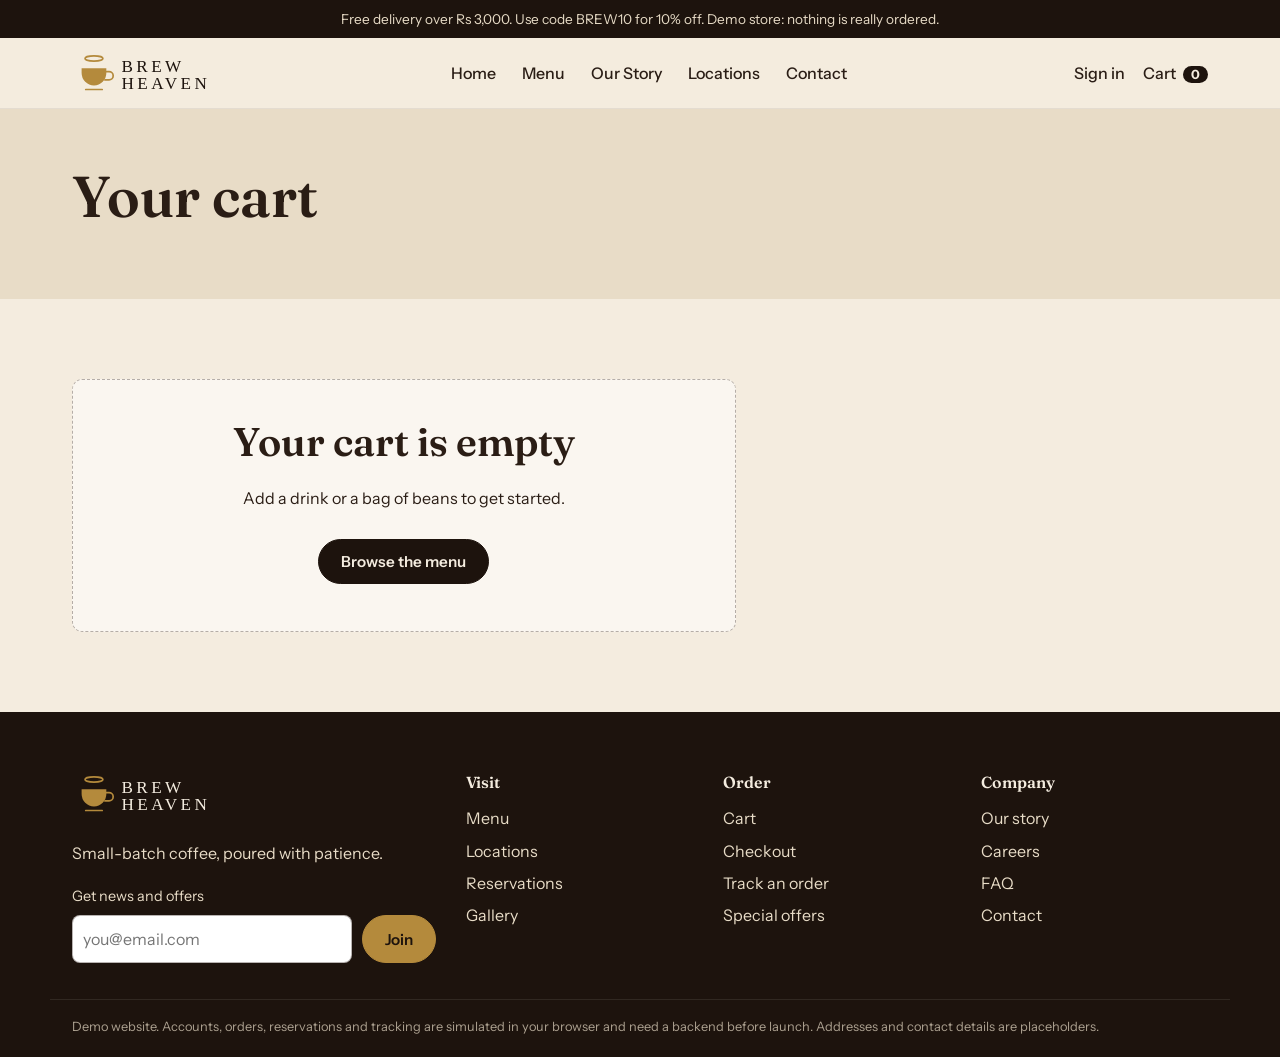
<file: pages/cart.html>
<!DOCTYPE html>
<html lang="en"><head><meta charset="utf-8"><meta name="viewport" content="width=device-width,initial-scale=1">
<title>Your cart | Brew Heaven</title><meta name="description" content="Brew Heaven: small-batch roasted coffee, signature drinks and handmade pastries.">
<link rel="icon" href="../assets/favicon.svg" type="image/svg+xml">
<link rel="preconnect" href="https://fonts.googleapis.com"><link href="https://fonts.googleapis.com/css2?family=Fraunces:opsz,wght@9..144,400;9..144,600&family=Instrument+Sans:wght@400;500;600&display=swap" rel="stylesheet">
<link rel="stylesheet" href="../css/style.css"></head>
<body data-page="cart" data-root="../" class="">
<a class="skip" href="#main">Skip to content</a>
<div class="ann">Free delivery over Rs 3,000. Use code BREW10 for 10% off. Demo store: nothing is really ordered.</div>
<header class="hd"><div class="wrap nav"><a class="logo" href="../index.html"><img src="../assets/logo.svg" alt="Brew Heaven home" height="44"></a>
<button class="burger" aria-label="Open menu" aria-expanded="false" aria-controls="nav"><span></span><span></span></button>
<nav id="nav" aria-label="Main"><a href="../index.html">Home</a><a href="../menu.html">Menu</a><a href="../about.html">Our Story</a><a href="../locations.html">Locations</a><a href="../contact.html">Contact</a><a class="m-only" href="../pages/reservations.html">Reservations</a></nav>
<div class="tools"><a id="acct" href="../pages/login.html">Sign in</a><a class="cartb" href="../pages/cart.html" aria-label="Cart">Cart <b id="cc">0</b></a></div></div></header>
<main id="main"><section class="phead"><div class="wrap"><h1>Your cart</h1></div></section><section class="sec"><div class="wrap cartg"><div id="cartItems"></div><aside id="sum" class="card sum"></aside></div></section></main>
<footer class="ft"><div class="wrap fgrid"><div><img src="../assets/logo-light.svg" alt="Brew Heaven" height="44"><p>Small-batch coffee, poured with patience.</p>
<form data-form="news" class="news" novalidate><label for="nf">Get news and offers</label><div class="row"><input id="nf" name="email" type="email" required placeholder="you@email.com"><button class="btn gold">Join</button></div></form></div>
<div><h4>Visit</h4><a href="../menu.html">Menu</a><a href="../locations.html">Locations</a><a href="../pages/reservations.html">Reservations</a><a href="../pages/gallery.html">Gallery</a></div>
<div><h4>Order</h4><a href="../pages/cart.html">Cart</a><a href="../pages/checkout.html">Checkout</a><a href="../pages/order-tracking.html">Track an order</a><a href="../pages/offers.html">Special offers</a></div>
<div><h4>Company</h4><a href="../about.html">Our story</a><a href="../pages/careers.html">Careers</a><a href="../pages/faq.html">FAQ</a><a href="../contact.html">Contact</a></div></div>
<div class="wrap legal">Demo website. Accounts, orders, reservations and tracking are simulated in your browser and need a backend before launch. Addresses and contact details are placeholders.</div></footer>
<dialog id="dlg"></dialog><div id="toast" role="status" aria-live="polite"></div>
<script src="../js/main.js"></script></body></html>
</file>
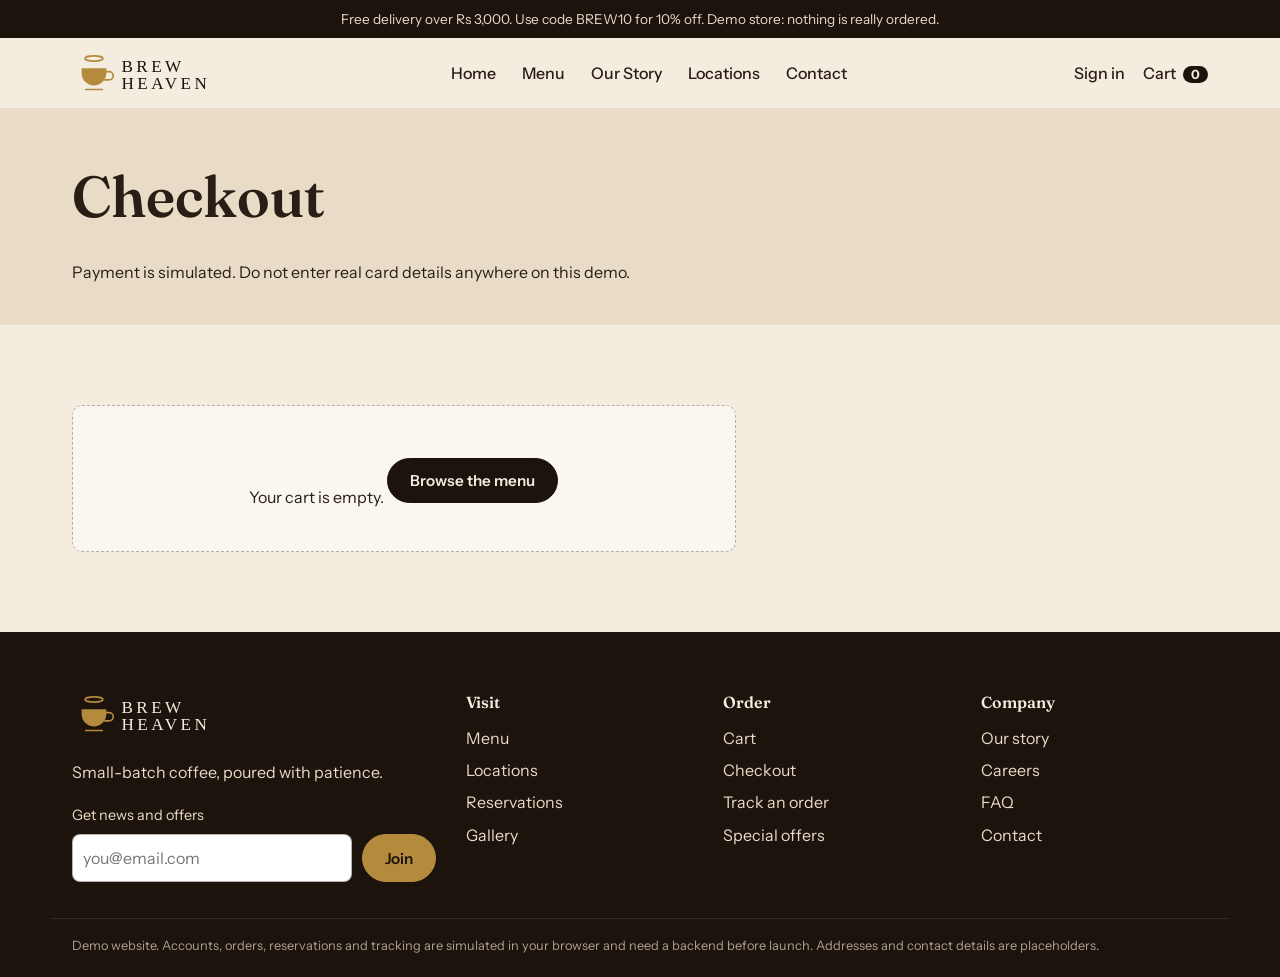
<file: pages/checkout.html>
<!DOCTYPE html>
<html lang="en"><head><meta charset="utf-8"><meta name="viewport" content="width=device-width,initial-scale=1">
<title>Checkout | Brew Heaven</title><meta name="description" content="Brew Heaven: small-batch roasted coffee, signature drinks and handmade pastries.">
<link rel="icon" href="../assets/favicon.svg" type="image/svg+xml">
<link rel="preconnect" href="https://fonts.googleapis.com"><link href="https://fonts.googleapis.com/css2?family=Fraunces:opsz,wght@9..144,400;9..144,600&family=Instrument+Sans:wght@400;500;600&display=swap" rel="stylesheet">
<link rel="stylesheet" href="../css/style.css"></head>
<body data-page="checkout" data-root="../" class="">
<a class="skip" href="#main">Skip to content</a>
<div class="ann">Free delivery over Rs 3,000. Use code BREW10 for 10% off. Demo store: nothing is really ordered.</div>
<header class="hd"><div class="wrap nav"><a class="logo" href="../index.html"><img src="../assets/logo.svg" alt="Brew Heaven home" height="44"></a>
<button class="burger" aria-label="Open menu" aria-expanded="false" aria-controls="nav"><span></span><span></span></button>
<nav id="nav" aria-label="Main"><a href="../index.html">Home</a><a href="../menu.html">Menu</a><a href="../about.html">Our Story</a><a href="../locations.html">Locations</a><a href="../contact.html">Contact</a><a class="m-only" href="../pages/reservations.html">Reservations</a></nav>
<div class="tools"><a id="acct" href="../pages/login.html">Sign in</a><a class="cartb" href="../pages/cart.html" aria-label="Cart">Cart <b id="cc">0</b></a></div></div></header>
<main id="main"><section class="phead"><div class="wrap"><h1>Checkout</h1><p>Payment is simulated. Do not enter real card details anywhere on this demo.</p></div></section>
<section class="sec"><div class="wrap cartg"><div id="coEmpty" class="empty" hidden>Your cart is empty. <a class="btn" href="../menu.html">Browse the menu</a></div><form data-form="checkout" id="coForm" class="card form" novalidate><h2>Your details</h2><div class="two"><div class="f"><label for="name">Full name</label><input id="name" name="name" type="text" placeholder="" required minlength="2"></div><div class="f"><label for="phone">Phone</label><input id="phone" name="phone" type="tel" placeholder="" required></div></div><div class="f"><label for="email">Email</label><input id="email" name="email" type="email" placeholder="" required></div><fieldset><legend>How would you like it?</legend><label class="chk"><input type="radio" name="mode" value="delivery" checked> Delivery</label><label class="chk"><input type="radio" name="mode" value="pickup"> Pickup at a café</label></fieldset>
<div id="addr"><div class="f"><label for="street">Street address</label><input id="street" name="street" required></div><div class="two"><div class="f"><label for="city">City</label><input id="city" name="city" type="text" placeholder="" required></div><div class="f"><label for="zip">Postcode</label><input id="zip" name="zip" type="text" placeholder="" required minlength="3"></div></div></div>
<div id="pick" hidden><div class="f"><label for="shop">Pickup café</label><select id="shop" name="shop"><option>Susan Road Flagship</option><option>D Ground Café</option><option>Canal Road Kiosk</option></select></div></div>
<div class="f"><label for="pay">Payment</label><select id="pay" name="pay"><option>Pay on delivery or pickup</option><option>Card (simulated, no card needed)</option></select></div><div class="f"><label for="note">Notes for the barista (optional)</label><textarea id="note" name="note" rows="2"></textarea></div><button class="btn gold">Place demo order</button></form><aside id="sum" class="card sum"></aside></div></section></main>
<footer class="ft"><div class="wrap fgrid"><div><img src="../assets/logo-light.svg" alt="Brew Heaven" height="44"><p>Small-batch coffee, poured with patience.</p>
<form data-form="news" class="news" novalidate><label for="nf">Get news and offers</label><div class="row"><input id="nf" name="email" type="email" required placeholder="you@email.com"><button class="btn gold">Join</button></div></form></div>
<div><h4>Visit</h4><a href="../menu.html">Menu</a><a href="../locations.html">Locations</a><a href="../pages/reservations.html">Reservations</a><a href="../pages/gallery.html">Gallery</a></div>
<div><h4>Order</h4><a href="../pages/cart.html">Cart</a><a href="../pages/checkout.html">Checkout</a><a href="../pages/order-tracking.html">Track an order</a><a href="../pages/offers.html">Special offers</a></div>
<div><h4>Company</h4><a href="../about.html">Our story</a><a href="../pages/careers.html">Careers</a><a href="../pages/faq.html">FAQ</a><a href="../contact.html">Contact</a></div></div>
<div class="wrap legal">Demo website. Accounts, orders, reservations and tracking are simulated in your browser and need a backend before launch. Addresses and contact details are placeholders.</div></footer>
<dialog id="dlg"></dialog><div id="toast" role="status" aria-live="polite"></div>
<script src="../js/main.js"></script></body></html>
</file>
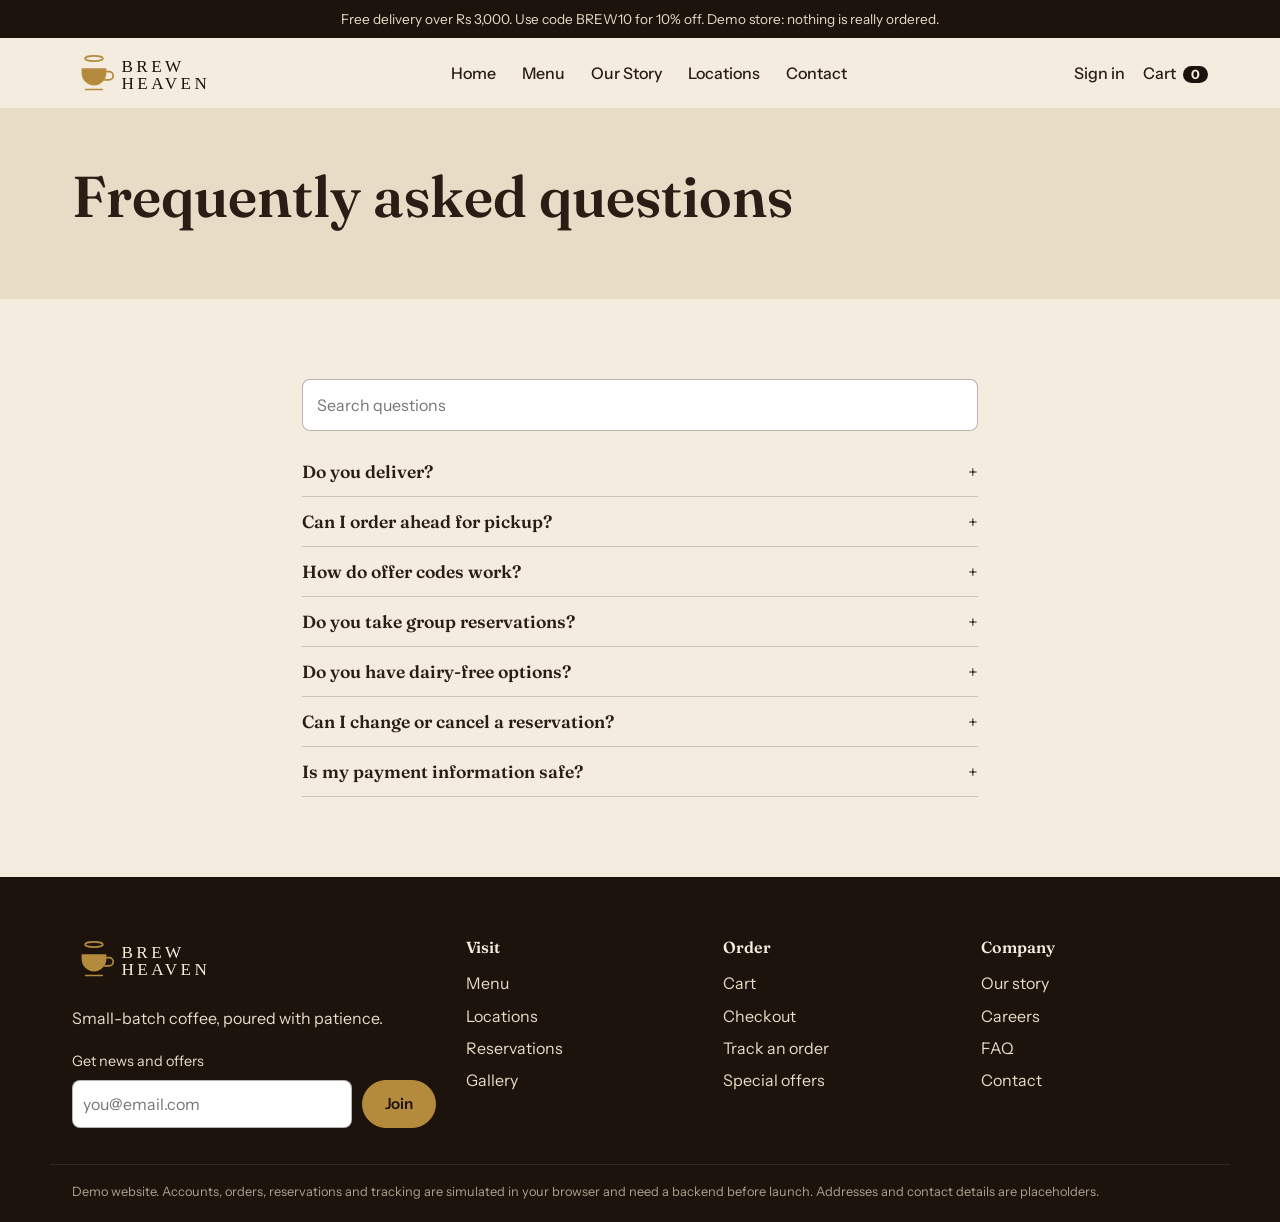
<file: pages/faq.html>
<!DOCTYPE html>
<html lang="en"><head><meta charset="utf-8"><meta name="viewport" content="width=device-width,initial-scale=1">
<title>FAQ | Brew Heaven</title><meta name="description" content="Brew Heaven: small-batch roasted coffee, signature drinks and handmade pastries.">
<link rel="icon" href="../assets/favicon.svg" type="image/svg+xml">
<link rel="preconnect" href="https://fonts.googleapis.com"><link href="https://fonts.googleapis.com/css2?family=Fraunces:opsz,wght@9..144,400;9..144,600&family=Instrument+Sans:wght@400;500;600&display=swap" rel="stylesheet">
<link rel="stylesheet" href="../css/style.css"></head>
<body data-page="faq" data-root="../" class="">
<a class="skip" href="#main">Skip to content</a>
<div class="ann">Free delivery over Rs 3,000. Use code BREW10 for 10% off. Demo store: nothing is really ordered.</div>
<header class="hd"><div class="wrap nav"><a class="logo" href="../index.html"><img src="../assets/logo.svg" alt="Brew Heaven home" height="44"></a>
<button class="burger" aria-label="Open menu" aria-expanded="false" aria-controls="nav"><span></span><span></span></button>
<nav id="nav" aria-label="Main"><a href="../index.html">Home</a><a href="../menu.html">Menu</a><a href="../about.html">Our Story</a><a href="../locations.html">Locations</a><a href="../contact.html">Contact</a><a class="m-only" href="../pages/reservations.html">Reservations</a></nav>
<div class="tools"><a id="acct" href="../pages/login.html">Sign in</a><a class="cartb" href="../pages/cart.html" aria-label="Cart">Cart <b id="cc">0</b></a></div></div></header>
<main id="main"><section class="phead"><div class="wrap"><h1>Frequently asked questions</h1></div></section><section class="sec"><div class="wrap narrow"><input id="fq" type="search" placeholder="Search questions" aria-label="Search questions"><details class="faq"><summary>Do you deliver?</summary><p>Delivery is shown at checkout in this demo. Free delivery applies over Rs 3,000.</p></details><details class="faq"><summary>Can I order ahead for pickup?</summary><p>Yes. Choose pickup at checkout and select a café.</p></details><details class="faq"><summary>How do offer codes work?</summary><p>Enter a code in your cart or apply it from the offers page. One code per order.</p></details><details class="faq"><summary>Do you take group reservations?</summary><p>Tables seat up to 10 guests in this demo. Larger groups should use the contact form.</p></details><details class="faq"><summary>Do you have dairy-free options?</summary><p>Oat and almond milk are available on every milk-based drink.</p></details><details class="faq"><summary>Can I change or cancel a reservation?</summary><p>Cancel it from the reservations page, or contact the café.</p></details><details class="faq"><summary>Is my payment information safe?</summary><p>This demo does not process payments or collect card details.</p></details><p id="noRes" class="empty" hidden>No questions match. <a href="../contact.html">Ask us directly</a>.</p></div></section></main>
<footer class="ft"><div class="wrap fgrid"><div><img src="../assets/logo-light.svg" alt="Brew Heaven" height="44"><p>Small-batch coffee, poured with patience.</p>
<form data-form="news" class="news" novalidate><label for="nf">Get news and offers</label><div class="row"><input id="nf" name="email" type="email" required placeholder="you@email.com"><button class="btn gold">Join</button></div></form></div>
<div><h4>Visit</h4><a href="../menu.html">Menu</a><a href="../locations.html">Locations</a><a href="../pages/reservations.html">Reservations</a><a href="../pages/gallery.html">Gallery</a></div>
<div><h4>Order</h4><a href="../pages/cart.html">Cart</a><a href="../pages/checkout.html">Checkout</a><a href="../pages/order-tracking.html">Track an order</a><a href="../pages/offers.html">Special offers</a></div>
<div><h4>Company</h4><a href="../about.html">Our story</a><a href="../pages/careers.html">Careers</a><a href="../pages/faq.html">FAQ</a><a href="../contact.html">Contact</a></div></div>
<div class="wrap legal">Demo website. Accounts, orders, reservations and tracking are simulated in your browser and need a backend before launch. Addresses and contact details are placeholders.</div></footer>
<dialog id="dlg"></dialog><div id="toast" role="status" aria-live="polite"></div>
<script src="../js/main.js"></script></body></html>
</file>
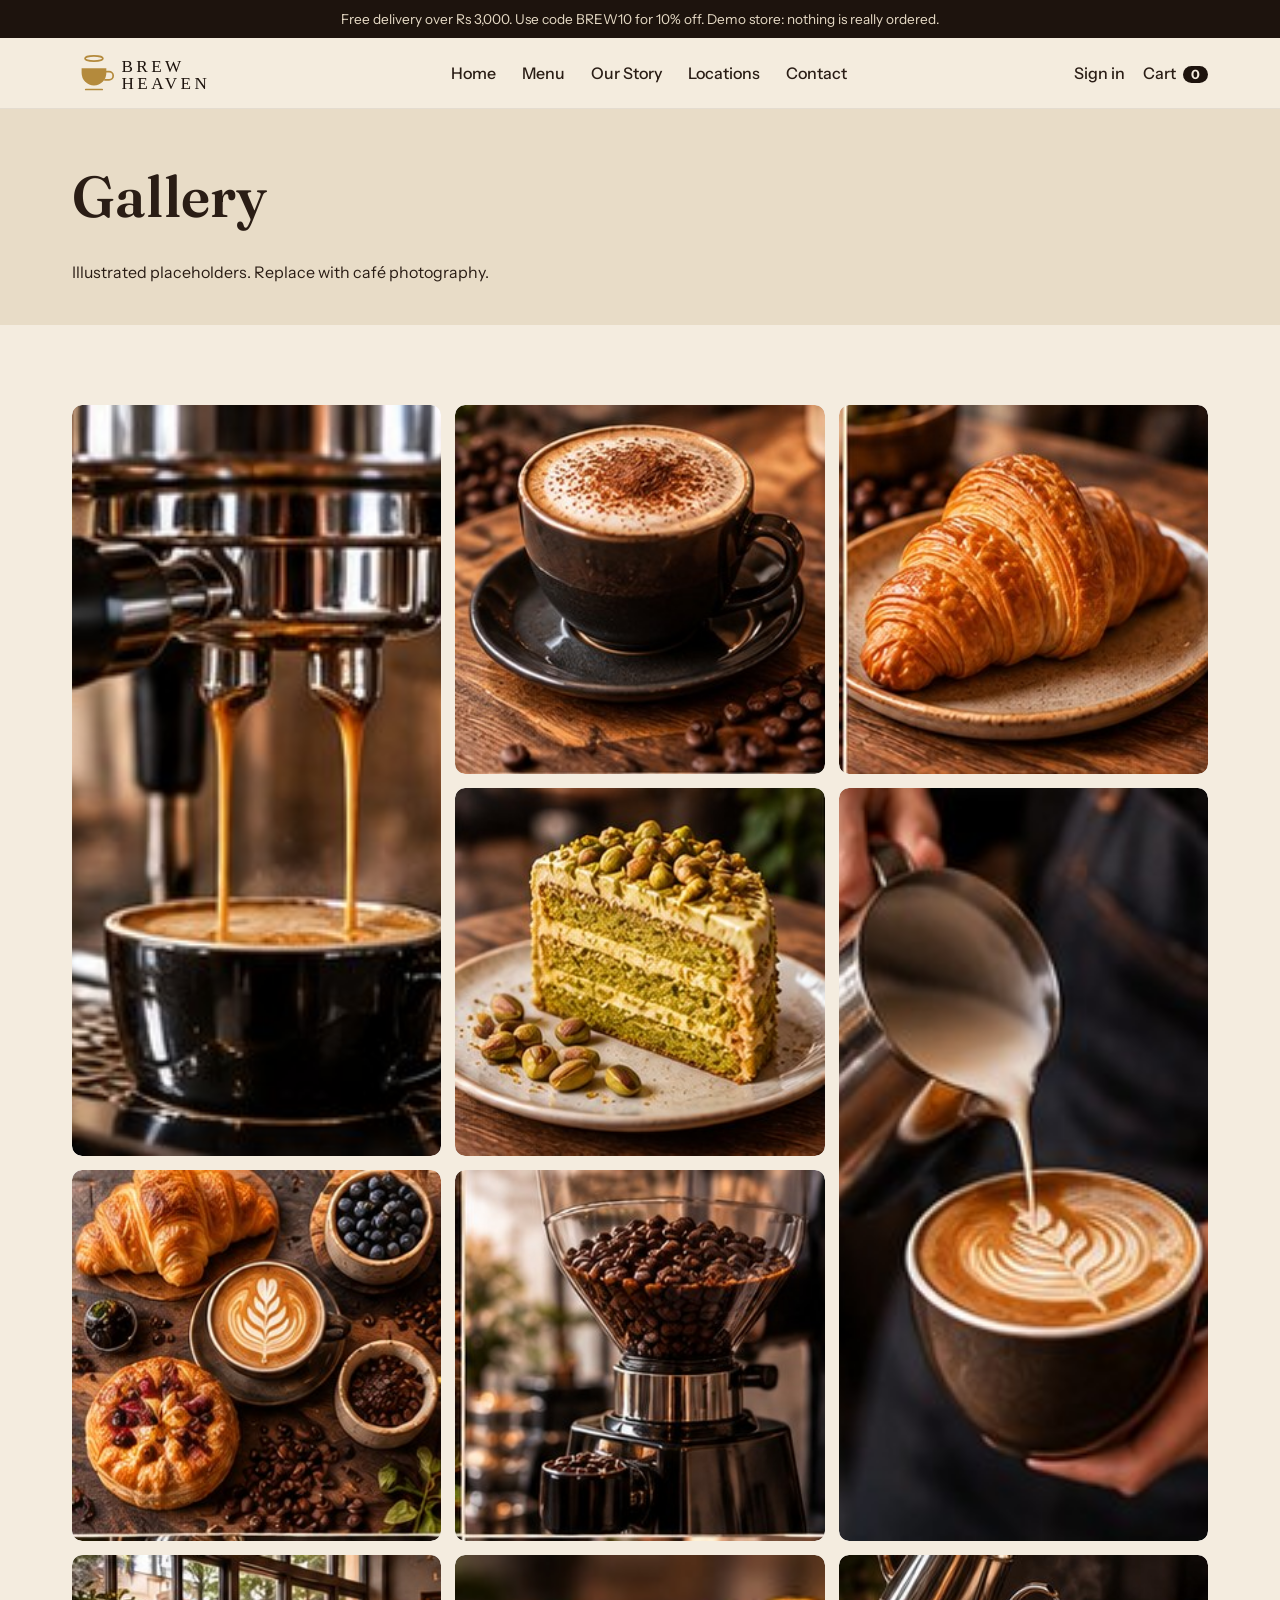
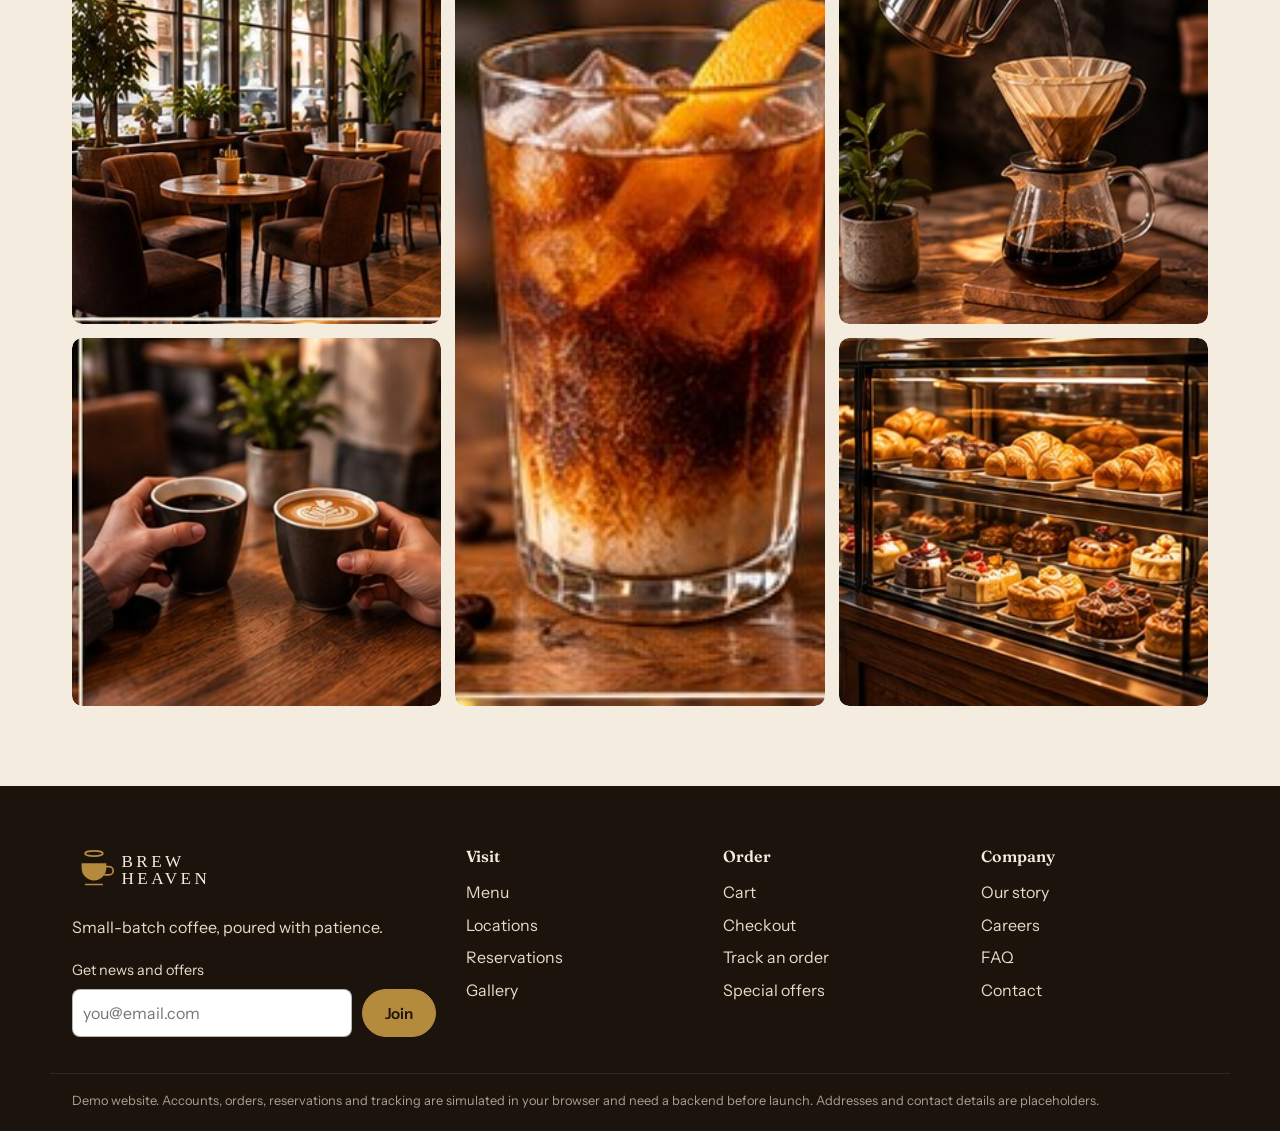
<file: pages/gallery.html>
<!DOCTYPE html>
<html lang="en"><head><meta charset="utf-8"><meta name="viewport" content="width=device-width,initial-scale=1">
<title>Gallery | Brew Heaven</title><meta name="description" content="Brew Heaven: small-batch roasted coffee, signature drinks and handmade pastries.">
<link rel="icon" href="../assets/favicon.svg" type="image/svg+xml">
<link rel="preconnect" href="https://fonts.googleapis.com"><link href="https://fonts.googleapis.com/css2?family=Fraunces:opsz,wght@9..144,400;9..144,600&family=Instrument+Sans:wght@400;500;600&display=swap" rel="stylesheet">
<link rel="stylesheet" href="../css/style.css"></head>
<body data-page="gallery" data-root="../" class="">
<a class="skip" href="#main">Skip to content</a>
<div class="ann">Free delivery over Rs 3,000. Use code BREW10 for 10% off. Demo store: nothing is really ordered.</div>
<header class="hd"><div class="wrap nav"><a class="logo" href="../index.html"><img src="../assets/logo.svg" alt="Brew Heaven home" height="44"></a>
<button class="burger" aria-label="Open menu" aria-expanded="false" aria-controls="nav"><span></span><span></span></button>
<nav id="nav" aria-label="Main"><a href="../index.html">Home</a><a href="../menu.html">Menu</a><a href="../about.html">Our Story</a><a href="../locations.html">Locations</a><a href="../contact.html">Contact</a><a class="m-only" href="../pages/reservations.html">Reservations</a></nav>
<div class="tools"><a id="acct" href="../pages/login.html">Sign in</a><a class="cartb" href="../pages/cart.html" aria-label="Cart">Cart <b id="cc">0</b></a></div></div></header>
<main id="main"><section class="phead"><div class="wrap"><h1>Gallery</h1><p>Illustrated placeholders. Replace with café photography.</p></div></section><section class="sec"><div class="wrap"><div class="gal" id="gal"></div></div></section></main>
<footer class="ft"><div class="wrap fgrid"><div><img src="../assets/logo-light.svg" alt="Brew Heaven" height="44"><p>Small-batch coffee, poured with patience.</p>
<form data-form="news" class="news" novalidate><label for="nf">Get news and offers</label><div class="row"><input id="nf" name="email" type="email" required placeholder="you@email.com"><button class="btn gold">Join</button></div></form></div>
<div><h4>Visit</h4><a href="../menu.html">Menu</a><a href="../locations.html">Locations</a><a href="../pages/reservations.html">Reservations</a><a href="../pages/gallery.html">Gallery</a></div>
<div><h4>Order</h4><a href="../pages/cart.html">Cart</a><a href="../pages/checkout.html">Checkout</a><a href="../pages/order-tracking.html">Track an order</a><a href="../pages/offers.html">Special offers</a></div>
<div><h4>Company</h4><a href="../about.html">Our story</a><a href="../pages/careers.html">Careers</a><a href="../pages/faq.html">FAQ</a><a href="../contact.html">Contact</a></div></div>
<div class="wrap legal">Demo website. Accounts, orders, reservations and tracking are simulated in your browser and need a backend before launch. Addresses and contact details are placeholders.</div></footer>
<dialog id="dlg"></dialog><div id="toast" role="status" aria-live="polite"></div>
<script src="../js/main.js"></script></body></html>
</file>
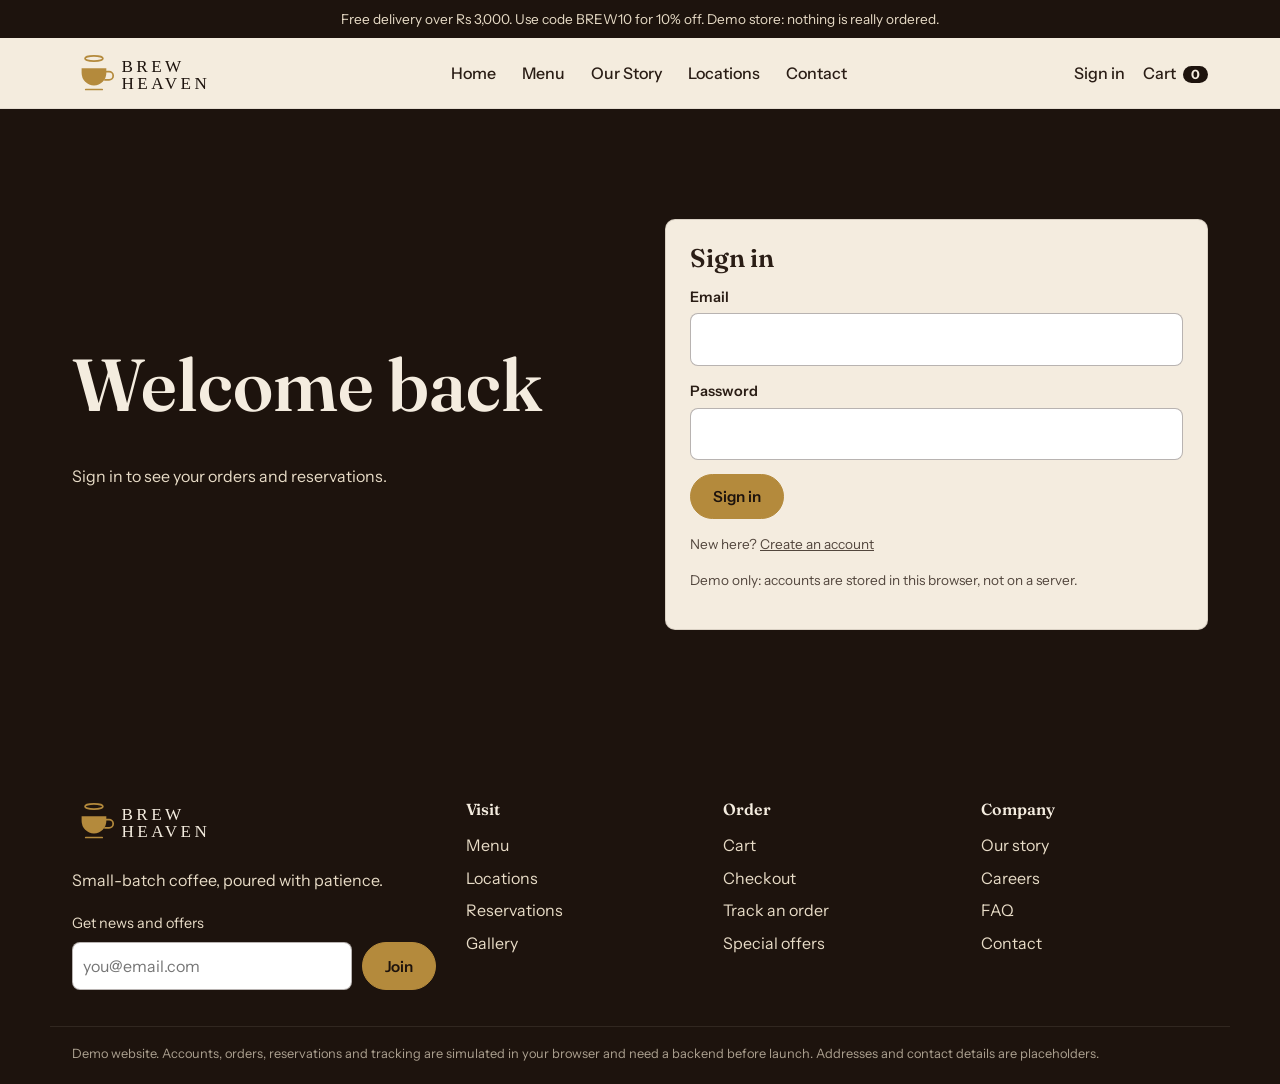
<file: pages/login.html>
<!DOCTYPE html>
<html lang="en"><head><meta charset="utf-8"><meta name="viewport" content="width=device-width,initial-scale=1">
<title>Sign in | Brew Heaven</title><meta name="description" content="Brew Heaven: small-batch roasted coffee, signature drinks and handmade pastries.">
<link rel="icon" href="../assets/favicon.svg" type="image/svg+xml">
<link rel="preconnect" href="https://fonts.googleapis.com"><link href="https://fonts.googleapis.com/css2?family=Fraunces:opsz,wght@9..144,400;9..144,600&family=Instrument+Sans:wght@400;500;600&display=swap" rel="stylesheet">
<link rel="stylesheet" href="../css/style.css"></head>
<body data-page="login" data-root="../" class="authpg">
<a class="skip" href="#main">Skip to content</a>
<div class="ann">Free delivery over Rs 3,000. Use code BREW10 for 10% off. Demo store: nothing is really ordered.</div>
<header class="hd"><div class="wrap nav"><a class="logo" href="../index.html"><img src="../assets/logo.svg" alt="Brew Heaven home" height="44"></a>
<button class="burger" aria-label="Open menu" aria-expanded="false" aria-controls="nav"><span></span><span></span></button>
<nav id="nav" aria-label="Main"><a href="../index.html">Home</a><a href="../menu.html">Menu</a><a href="../about.html">Our Story</a><a href="../locations.html">Locations</a><a href="../contact.html">Contact</a><a class="m-only" href="../pages/reservations.html">Reservations</a></nav>
<div class="tools"><a id="acct" href="../pages/login.html">Sign in</a><a class="cartb" href="../pages/cart.html" aria-label="Cart">Cart <b id="cc">0</b></a></div></div></header>
<main id="main"><section class="auth"><div class="wrap authg"><div class="authside"><h1>Welcome back</h1><p>Sign in to see your orders and reservations.</p></div><form data-form="login" class="card form" novalidate><h2>Sign in</h2><div class="f"><label for="email">Email</label><input id="email" name="email" type="email" placeholder="" required autocomplete="email"></div><div class="f"><label for="pw">Password</label><input id="pw" name="pw" type="password" placeholder="" required minlength="8" autocomplete="current-password"></div><button class="btn gold">Sign in</button><p class="note">New here? <a href="register.html">Create an account</a></p><p class="note">Demo only: accounts are stored in this browser, not on a server.</p></form></div></section></main>
<footer class="ft"><div class="wrap fgrid"><div><img src="../assets/logo-light.svg" alt="Brew Heaven" height="44"><p>Small-batch coffee, poured with patience.</p>
<form data-form="news" class="news" novalidate><label for="nf">Get news and offers</label><div class="row"><input id="nf" name="email" type="email" required placeholder="you@email.com"><button class="btn gold">Join</button></div></form></div>
<div><h4>Visit</h4><a href="../menu.html">Menu</a><a href="../locations.html">Locations</a><a href="../pages/reservations.html">Reservations</a><a href="../pages/gallery.html">Gallery</a></div>
<div><h4>Order</h4><a href="../pages/cart.html">Cart</a><a href="../pages/checkout.html">Checkout</a><a href="../pages/order-tracking.html">Track an order</a><a href="../pages/offers.html">Special offers</a></div>
<div><h4>Company</h4><a href="../about.html">Our story</a><a href="../pages/careers.html">Careers</a><a href="../pages/faq.html">FAQ</a><a href="../contact.html">Contact</a></div></div>
<div class="wrap legal">Demo website. Accounts, orders, reservations and tracking are simulated in your browser and need a backend before launch. Addresses and contact details are placeholders.</div></footer>
<dialog id="dlg"></dialog><div id="toast" role="status" aria-live="polite"></div>
<script src="../js/main.js"></script></body></html>
</file>
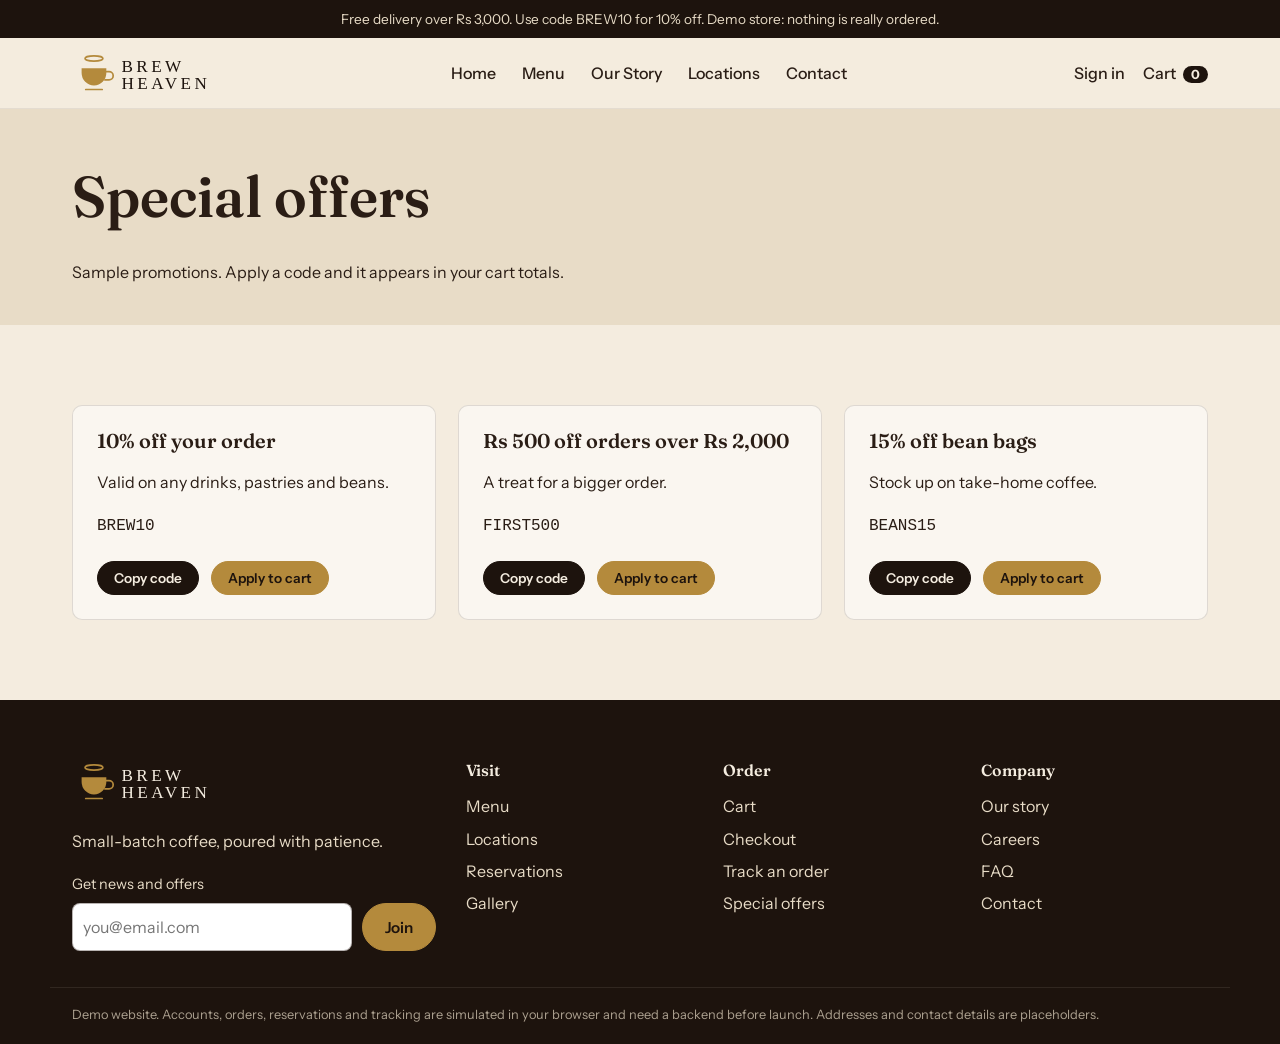
<file: pages/offers.html>
<!DOCTYPE html>
<html lang="en"><head><meta charset="utf-8"><meta name="viewport" content="width=device-width,initial-scale=1">
<title>Special offers | Brew Heaven</title><meta name="description" content="Brew Heaven: small-batch roasted coffee, signature drinks and handmade pastries.">
<link rel="icon" href="../assets/favicon.svg" type="image/svg+xml">
<link rel="preconnect" href="https://fonts.googleapis.com"><link href="https://fonts.googleapis.com/css2?family=Fraunces:opsz,wght@9..144,400;9..144,600&family=Instrument+Sans:wght@400;500;600&display=swap" rel="stylesheet">
<link rel="stylesheet" href="../css/style.css"></head>
<body data-page="offers" data-root="../" class="">
<a class="skip" href="#main">Skip to content</a>
<div class="ann">Free delivery over Rs 3,000. Use code BREW10 for 10% off. Demo store: nothing is really ordered.</div>
<header class="hd"><div class="wrap nav"><a class="logo" href="../index.html"><img src="../assets/logo.svg" alt="Brew Heaven home" height="44"></a>
<button class="burger" aria-label="Open menu" aria-expanded="false" aria-controls="nav"><span></span><span></span></button>
<nav id="nav" aria-label="Main"><a href="../index.html">Home</a><a href="../menu.html">Menu</a><a href="../about.html">Our Story</a><a href="../locations.html">Locations</a><a href="../contact.html">Contact</a><a class="m-only" href="../pages/reservations.html">Reservations</a></nav>
<div class="tools"><a id="acct" href="../pages/login.html">Sign in</a><a class="cartb" href="../pages/cart.html" aria-label="Cart">Cart <b id="cc">0</b></a></div></div></header>
<main id="main"><section class="phead"><div class="wrap"><h1>Special offers</h1><p>Sample promotions. Apply a code and it appears in your cart totals.</p></div></section><section class="sec"><div class="wrap"><div class="grid3"><article class="card"><h3>10% off your order</h3><p>Valid on any drinks, pastries and beans.</p><p><code>BREW10</code></p><div class="cta"><button class="btn sm" data-copy="BREW10">Copy code</button><button class="btn sm gold" data-apply="BREW10">Apply to cart</button></div></article><article class="card"><h3>Rs 500 off orders over Rs 2,000</h3><p>A treat for a bigger order.</p><p><code>FIRST500</code></p><div class="cta"><button class="btn sm" data-copy="FIRST500">Copy code</button><button class="btn sm gold" data-apply="FIRST500">Apply to cart</button></div></article><article class="card"><h3>15% off bean bags</h3><p>Stock up on take-home coffee.</p><p><code>BEANS15</code></p><div class="cta"><button class="btn sm" data-copy="BEANS15">Copy code</button><button class="btn sm gold" data-apply="BEANS15">Apply to cart</button></div></article></div></div></section></main>
<footer class="ft"><div class="wrap fgrid"><div><img src="../assets/logo-light.svg" alt="Brew Heaven" height="44"><p>Small-batch coffee, poured with patience.</p>
<form data-form="news" class="news" novalidate><label for="nf">Get news and offers</label><div class="row"><input id="nf" name="email" type="email" required placeholder="you@email.com"><button class="btn gold">Join</button></div></form></div>
<div><h4>Visit</h4><a href="../menu.html">Menu</a><a href="../locations.html">Locations</a><a href="../pages/reservations.html">Reservations</a><a href="../pages/gallery.html">Gallery</a></div>
<div><h4>Order</h4><a href="../pages/cart.html">Cart</a><a href="../pages/checkout.html">Checkout</a><a href="../pages/order-tracking.html">Track an order</a><a href="../pages/offers.html">Special offers</a></div>
<div><h4>Company</h4><a href="../about.html">Our story</a><a href="../pages/careers.html">Careers</a><a href="../pages/faq.html">FAQ</a><a href="../contact.html">Contact</a></div></div>
<div class="wrap legal">Demo website. Accounts, orders, reservations and tracking are simulated in your browser and need a backend before launch. Addresses and contact details are placeholders.</div></footer>
<dialog id="dlg"></dialog><div id="toast" role="status" aria-live="polite"></div>
<script src="../js/main.js"></script></body></html>
</file>
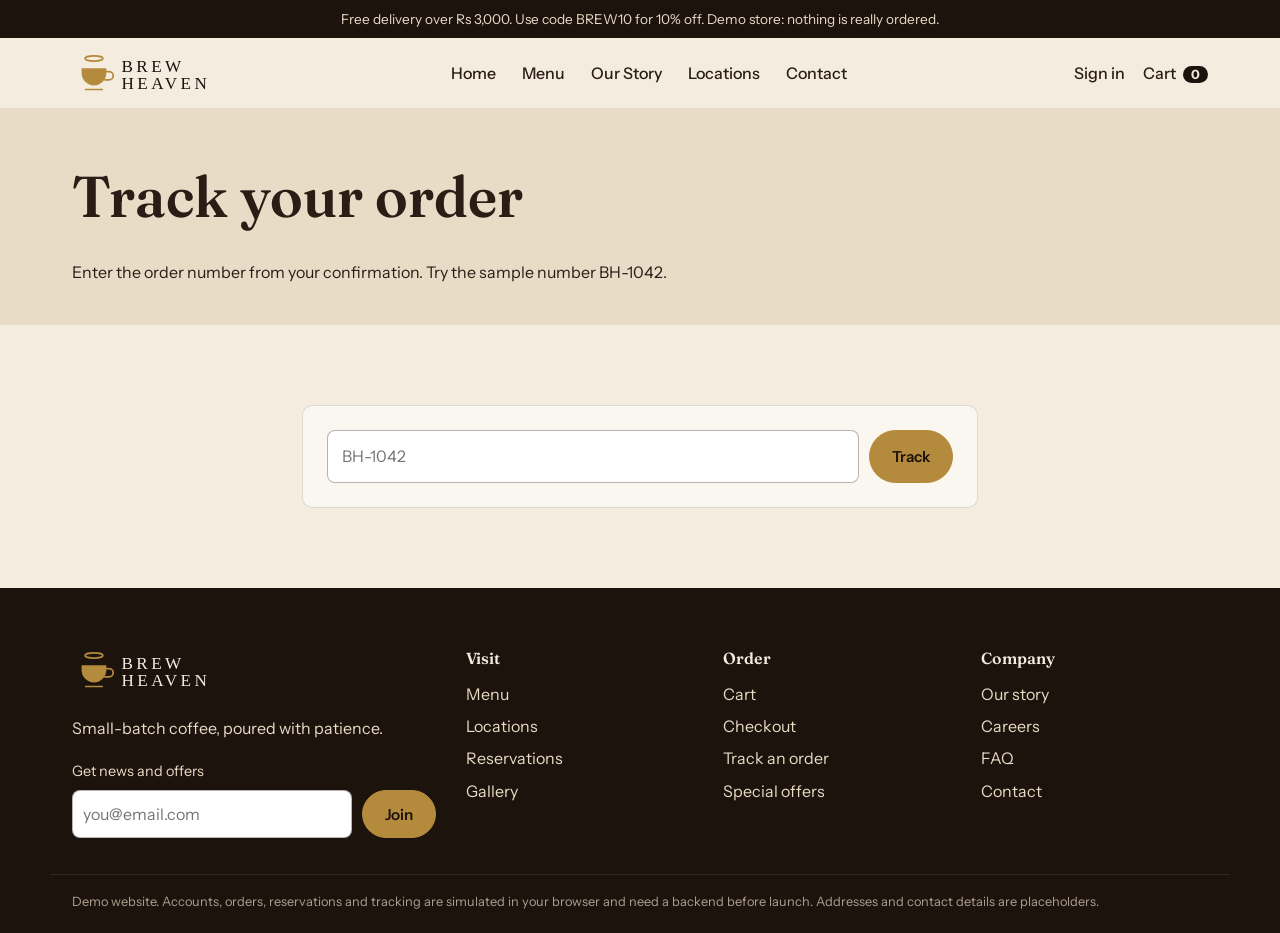
<file: pages/order-tracking.html>
<!DOCTYPE html>
<html lang="en"><head><meta charset="utf-8"><meta name="viewport" content="width=device-width,initial-scale=1">
<title>Order tracking | Brew Heaven</title><meta name="description" content="Brew Heaven: small-batch roasted coffee, signature drinks and handmade pastries.">
<link rel="icon" href="../assets/favicon.svg" type="image/svg+xml">
<link rel="preconnect" href="https://fonts.googleapis.com"><link href="https://fonts.googleapis.com/css2?family=Fraunces:opsz,wght@9..144,400;9..144,600&family=Instrument+Sans:wght@400;500;600&display=swap" rel="stylesheet">
<link rel="stylesheet" href="../css/style.css"></head>
<body data-page="order-tracking" data-root="../" class="">
<a class="skip" href="#main">Skip to content</a>
<div class="ann">Free delivery over Rs 3,000. Use code BREW10 for 10% off. Demo store: nothing is really ordered.</div>
<header class="hd"><div class="wrap nav"><a class="logo" href="../index.html"><img src="../assets/logo.svg" alt="Brew Heaven home" height="44"></a>
<button class="burger" aria-label="Open menu" aria-expanded="false" aria-controls="nav"><span></span><span></span></button>
<nav id="nav" aria-label="Main"><a href="../index.html">Home</a><a href="../menu.html">Menu</a><a href="../about.html">Our Story</a><a href="../locations.html">Locations</a><a href="../contact.html">Contact</a><a class="m-only" href="../pages/reservations.html">Reservations</a></nav>
<div class="tools"><a id="acct" href="../pages/login.html">Sign in</a><a class="cartb" href="../pages/cart.html" aria-label="Cart">Cart <b id="cc">0</b></a></div></div></header>
<main id="main"><section class="phead"><div class="wrap"><h1>Track your order</h1><p>Enter the order number from your confirmation. Try the sample number BH-1042.</p></div></section>
<section class="sec"><div class="wrap narrow"><form data-form="track" class="row card" novalidate><label class="vh" for="oid">Order number</label><input id="oid" name="oid" required placeholder="BH-1042"><button class="btn gold">Track</button></form><div id="trk"></div></div></section></main>
<footer class="ft"><div class="wrap fgrid"><div><img src="../assets/logo-light.svg" alt="Brew Heaven" height="44"><p>Small-batch coffee, poured with patience.</p>
<form data-form="news" class="news" novalidate><label for="nf">Get news and offers</label><div class="row"><input id="nf" name="email" type="email" required placeholder="you@email.com"><button class="btn gold">Join</button></div></form></div>
<div><h4>Visit</h4><a href="../menu.html">Menu</a><a href="../locations.html">Locations</a><a href="../pages/reservations.html">Reservations</a><a href="../pages/gallery.html">Gallery</a></div>
<div><h4>Order</h4><a href="../pages/cart.html">Cart</a><a href="../pages/checkout.html">Checkout</a><a href="../pages/order-tracking.html">Track an order</a><a href="../pages/offers.html">Special offers</a></div>
<div><h4>Company</h4><a href="../about.html">Our story</a><a href="../pages/careers.html">Careers</a><a href="../pages/faq.html">FAQ</a><a href="../contact.html">Contact</a></div></div>
<div class="wrap legal">Demo website. Accounts, orders, reservations and tracking are simulated in your browser and need a backend before launch. Addresses and contact details are placeholders.</div></footer>
<dialog id="dlg"></dialog><div id="toast" role="status" aria-live="polite"></div>
<script src="../js/main.js"></script></body></html>
</file>
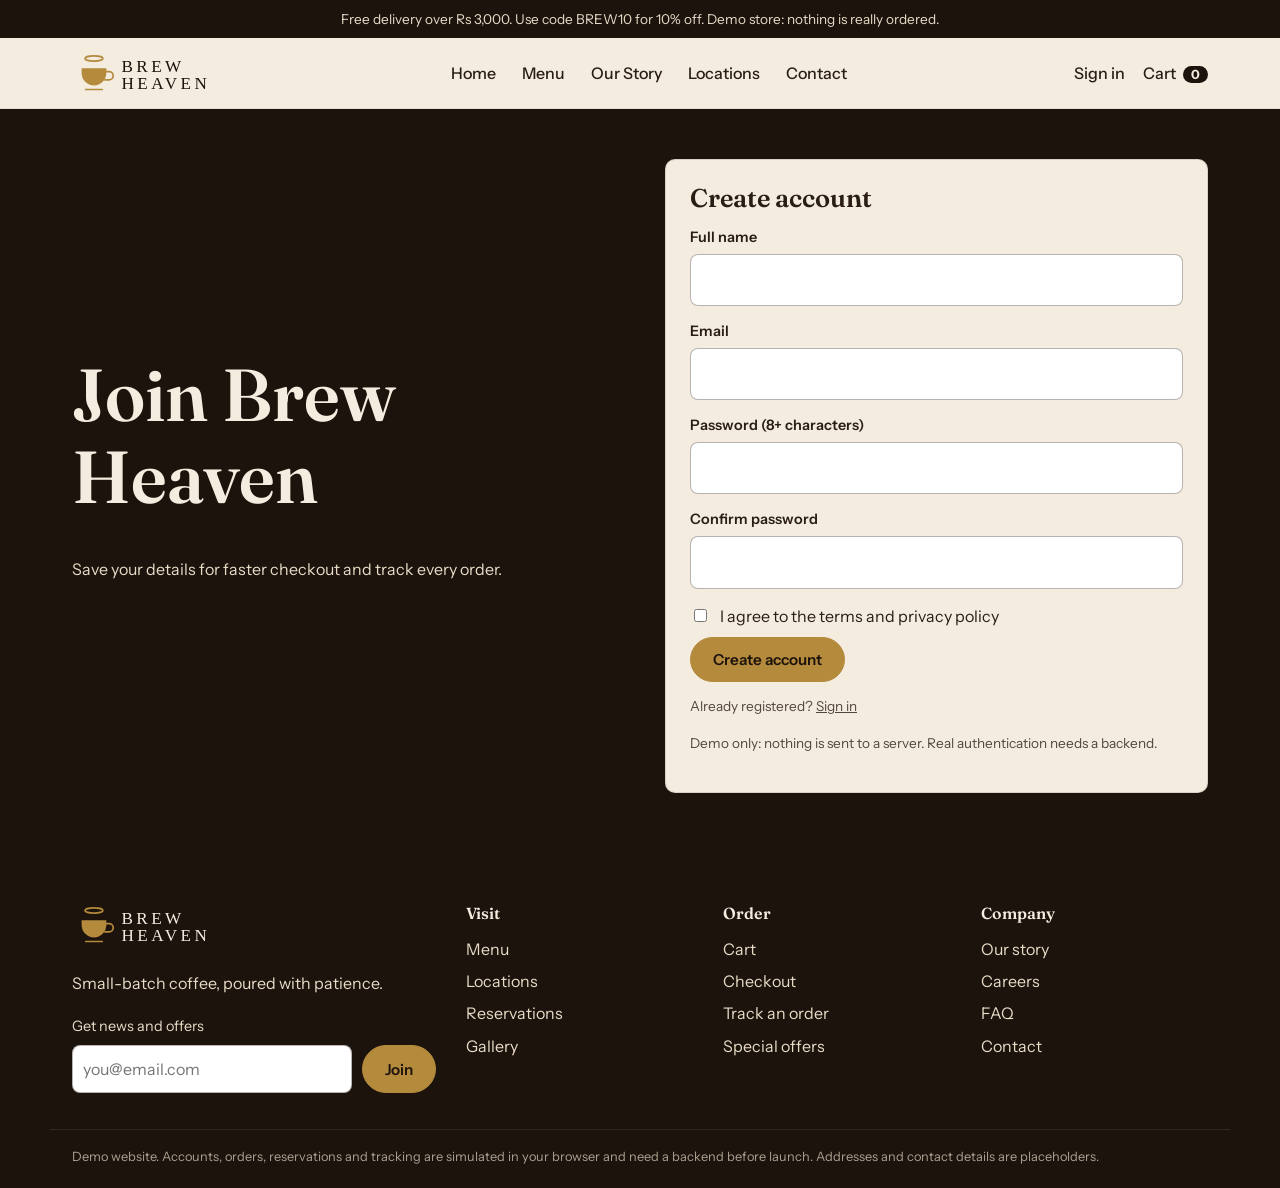
<file: pages/register.html>
<!DOCTYPE html>
<html lang="en"><head><meta charset="utf-8"><meta name="viewport" content="width=device-width,initial-scale=1">
<title>Create account | Brew Heaven</title><meta name="description" content="Brew Heaven: small-batch roasted coffee, signature drinks and handmade pastries.">
<link rel="icon" href="../assets/favicon.svg" type="image/svg+xml">
<link rel="preconnect" href="https://fonts.googleapis.com"><link href="https://fonts.googleapis.com/css2?family=Fraunces:opsz,wght@9..144,400;9..144,600&family=Instrument+Sans:wght@400;500;600&display=swap" rel="stylesheet">
<link rel="stylesheet" href="../css/style.css"></head>
<body data-page="register" data-root="../" class="authpg">
<a class="skip" href="#main">Skip to content</a>
<div class="ann">Free delivery over Rs 3,000. Use code BREW10 for 10% off. Demo store: nothing is really ordered.</div>
<header class="hd"><div class="wrap nav"><a class="logo" href="../index.html"><img src="../assets/logo.svg" alt="Brew Heaven home" height="44"></a>
<button class="burger" aria-label="Open menu" aria-expanded="false" aria-controls="nav"><span></span><span></span></button>
<nav id="nav" aria-label="Main"><a href="../index.html">Home</a><a href="../menu.html">Menu</a><a href="../about.html">Our Story</a><a href="../locations.html">Locations</a><a href="../contact.html">Contact</a><a class="m-only" href="../pages/reservations.html">Reservations</a></nav>
<div class="tools"><a id="acct" href="../pages/login.html">Sign in</a><a class="cartb" href="../pages/cart.html" aria-label="Cart">Cart <b id="cc">0</b></a></div></div></header>
<main id="main"><section class="auth"><div class="wrap authg"><div class="authside"><h1>Join Brew Heaven</h1><p>Save your details for faster checkout and track every order.</p></div><form data-form="register" class="card form" novalidate><h2>Create account</h2><div class="f"><label for="name">Full name</label><input id="name" name="name" type="text" placeholder="" required minlength="2" autocomplete="name"></div><div class="f"><label for="email">Email</label><input id="email" name="email" type="email" placeholder="" required autocomplete="email"></div><div class="f"><label for="pw">Password (8+ characters)</label><input id="pw" name="pw" type="password" placeholder="" required minlength="8" autocomplete="new-password"></div><div class="f"><label for="pw2">Confirm password</label><input id="pw2" name="pw2" type="password" placeholder="" required data-match="#pw" autocomplete="new-password"></div><label class="chk"><input type="checkbox" name="terms" required> I agree to the terms and privacy policy</label><button class="btn gold">Create account</button><p class="note">Already registered? <a href="login.html">Sign in</a></p><p class="note">Demo only: nothing is sent to a server. Real authentication needs a backend.</p></form></div></section></main>
<footer class="ft"><div class="wrap fgrid"><div><img src="../assets/logo-light.svg" alt="Brew Heaven" height="44"><p>Small-batch coffee, poured with patience.</p>
<form data-form="news" class="news" novalidate><label for="nf">Get news and offers</label><div class="row"><input id="nf" name="email" type="email" required placeholder="you@email.com"><button class="btn gold">Join</button></div></form></div>
<div><h4>Visit</h4><a href="../menu.html">Menu</a><a href="../locations.html">Locations</a><a href="../pages/reservations.html">Reservations</a><a href="../pages/gallery.html">Gallery</a></div>
<div><h4>Order</h4><a href="../pages/cart.html">Cart</a><a href="../pages/checkout.html">Checkout</a><a href="../pages/order-tracking.html">Track an order</a><a href="../pages/offers.html">Special offers</a></div>
<div><h4>Company</h4><a href="../about.html">Our story</a><a href="../pages/careers.html">Careers</a><a href="../pages/faq.html">FAQ</a><a href="../contact.html">Contact</a></div></div>
<div class="wrap legal">Demo website. Accounts, orders, reservations and tracking are simulated in your browser and need a backend before launch. Addresses and contact details are placeholders.</div></footer>
<dialog id="dlg"></dialog><div id="toast" role="status" aria-live="polite"></div>
<script src="../js/main.js"></script></body></html>
</file>
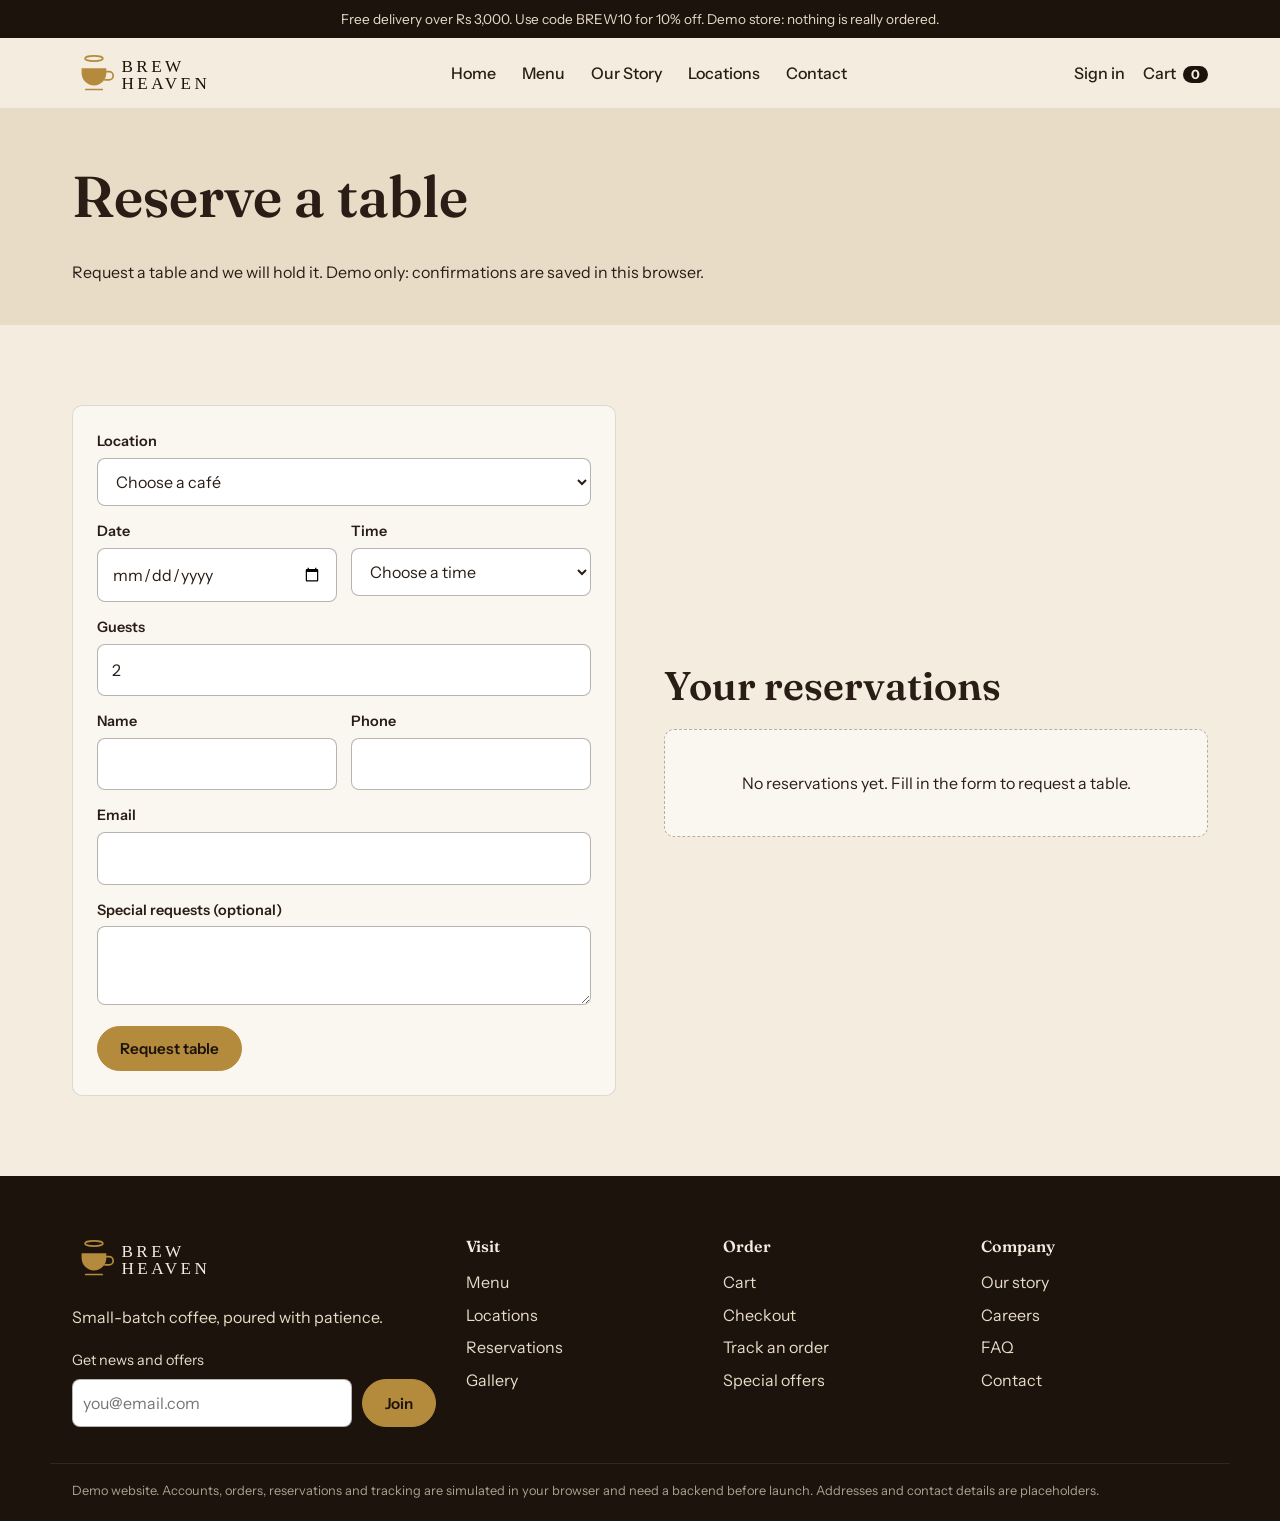
<file: pages/reservations.html>
<!DOCTYPE html>
<html lang="en"><head><meta charset="utf-8"><meta name="viewport" content="width=device-width,initial-scale=1">
<title>Reservations | Brew Heaven</title><meta name="description" content="Brew Heaven: small-batch roasted coffee, signature drinks and handmade pastries.">
<link rel="icon" href="../assets/favicon.svg" type="image/svg+xml">
<link rel="preconnect" href="https://fonts.googleapis.com"><link href="https://fonts.googleapis.com/css2?family=Fraunces:opsz,wght@9..144,400;9..144,600&family=Instrument+Sans:wght@400;500;600&display=swap" rel="stylesheet">
<link rel="stylesheet" href="../css/style.css"></head>
<body data-page="reservations" data-root="../" class="">
<a class="skip" href="#main">Skip to content</a>
<div class="ann">Free delivery over Rs 3,000. Use code BREW10 for 10% off. Demo store: nothing is really ordered.</div>
<header class="hd"><div class="wrap nav"><a class="logo" href="../index.html"><img src="../assets/logo.svg" alt="Brew Heaven home" height="44"></a>
<button class="burger" aria-label="Open menu" aria-expanded="false" aria-controls="nav"><span></span><span></span></button>
<nav id="nav" aria-label="Main"><a href="../index.html">Home</a><a href="../menu.html">Menu</a><a href="../about.html">Our Story</a><a href="../locations.html">Locations</a><a href="../contact.html">Contact</a><a class="m-only" href="../pages/reservations.html">Reservations</a></nav>
<div class="tools"><a id="acct" href="../pages/login.html">Sign in</a><a class="cartb" href="../pages/cart.html" aria-label="Cart">Cart <b id="cc">0</b></a></div></div></header>
<main id="main"><section class="phead"><div class="wrap"><h1>Reserve a table</h1><p>Request a table and we will hold it. Demo only: confirmations are saved in this browser.</p></div></section>
<section class="sec"><div class="wrap split"><form data-form="reserve" class="card form" novalidate><div class="f"><label for="loc">Location</label><select id="loc" name="loc" required><option value="">Choose a café</option><option>Susan Road Flagship</option><option>D Ground Café</option></select></div><div class="two"><div class="f"><label for="date">Date</label><input id="date" name="date" type="date" placeholder="" required></div><div class="f"><label for="time">Time</label><select id="time" name="time" required><option value="">Choose a time</option></select></div></div><div class="f"><label for="guests">Guests</label><input id="guests" name="guests" type="number" min="1" max="10" value="2" required></div><div class="two"><div class="f"><label for="name">Name</label><input id="name" name="name" type="text" placeholder="" required minlength="2"></div><div class="f"><label for="phone">Phone</label><input id="phone" name="phone" type="tel" placeholder="" required></div></div><div class="f"><label for="email">Email</label><input id="email" name="email" type="email" placeholder="" required></div><div class="f"><label for="req">Special requests (optional)</label><textarea id="req" name="req" rows="2"></textarea></div><button class="btn gold">Request table</button></form>
<div><h2>Your reservations</h2><div id="resList"></div></div></div></section></main>
<footer class="ft"><div class="wrap fgrid"><div><img src="../assets/logo-light.svg" alt="Brew Heaven" height="44"><p>Small-batch coffee, poured with patience.</p>
<form data-form="news" class="news" novalidate><label for="nf">Get news and offers</label><div class="row"><input id="nf" name="email" type="email" required placeholder="you@email.com"><button class="btn gold">Join</button></div></form></div>
<div><h4>Visit</h4><a href="../menu.html">Menu</a><a href="../locations.html">Locations</a><a href="../pages/reservations.html">Reservations</a><a href="../pages/gallery.html">Gallery</a></div>
<div><h4>Order</h4><a href="../pages/cart.html">Cart</a><a href="../pages/checkout.html">Checkout</a><a href="../pages/order-tracking.html">Track an order</a><a href="../pages/offers.html">Special offers</a></div>
<div><h4>Company</h4><a href="../about.html">Our story</a><a href="../pages/careers.html">Careers</a><a href="../pages/faq.html">FAQ</a><a href="../contact.html">Contact</a></div></div>
<div class="wrap legal">Demo website. Accounts, orders, reservations and tracking are simulated in your browser and need a backend before launch. Addresses and contact details are placeholders.</div></footer>
<dialog id="dlg"></dialog><div id="toast" role="status" aria-live="polite"></div>
<script src="../js/main.js"></script></body></html>
</file>
<file: css/style.css>
:root{--roast:#1d130d;--bean:#33221a;--crema:#f4ecdf;--oat:#e8dcc7;--gold:#b48a3c;--gold-d:#7c5c1c;--sage:#4a5a47;--ink:#2a1d15;--r:10px;--serif:'Fraunces',Georgia,serif;--sans:'Instrument Sans',system-ui,sans-serif}
*{box-sizing:border-box}html{scroll-behavior:smooth}body{margin:0;font:16px/1.65 var(--sans);color:var(--ink);background:var(--crema);animation:fade .5s both}
@keyframes fade{from{opacity:0}}img,svg{max-width:100%}a{color:inherit}
h1,h2,h3{font-family:var(--serif);font-weight:600;line-height:1.12;margin:0 0 .5em}h1{font-size:clamp(2.4rem,6vw,4.6rem)}h2{font-size:clamp(1.7rem,3.4vw,2.5rem)}h3{font-size:1.25rem}
.wrap{max-width:1180px;margin:0 auto;padding:0 22px}.skip{position:absolute;left:-999px}.skip:focus{left:10px;top:10px;background:#fff;padding:8px;z-index:99}
:focus-visible{outline:3px solid var(--gold);outline-offset:3px}.vh{position:absolute;left:-999px}
.ann{background:var(--roast);color:var(--oat);text-align:center;font-size:.85rem;padding:8px 14px}
.hd{position:sticky;top:0;z-index:20;background:rgba(244,236,223,.94);backdrop-filter:blur(8px);border-bottom:1px solid #0001}
.nav{display:flex;align-items:center;gap:24px;min-height:70px}.logo{display:flex}.nav nav{display:flex;gap:26px;margin:0 auto}
.nav nav a{text-decoration:none;font-weight:500;position:relative;padding:6px 0}.nav nav a::after{content:"";position:absolute;left:0;right:0;bottom:0;height:2px;background:var(--gold);transform:scaleX(0);transform-origin:left;transition:transform .3s}
.nav nav a:hover::after,.nav nav a[aria-current]::after{transform:scaleX(1)}.m-only{display:none}
.tools{display:flex;gap:18px;align-items:center}.tools a{text-decoration:none;font-weight:500}.cartb b{background:var(--roast);color:var(--crema);border-radius:99px;padding:1px 8px;font-size:.8rem;margin-left:4px}
.burger{display:none;background:none;border:0;padding:10px;margin-left:auto}.burger span{display:block;width:24px;height:2px;background:var(--roast);margin:5px 0;transition:.3s}
.btn{display:inline-block;border:1.5px solid var(--roast);background:var(--roast);color:var(--crema);padding:12px 22px;border-radius:99px;font:600 .95rem var(--sans);text-decoration:none;cursor:pointer;transition:transform .2s,background .2s}
.btn:hover{transform:translateY(-2px)}.btn:active{transform:scale(.97)}.btn.gold{background:var(--gold);border-color:var(--gold);color:var(--roast)}.btn.ghost{background:none;color:var(--crema);border-color:#f4ecdf88}.btn.ghost-d{background:none;color:var(--roast)}.btn.sm{padding:8px 16px;font-size:.85rem}
.hero{background:var(--roast);color:var(--crema);padding:70px 0 90px;overflow:hidden}.hgrid{display:grid;grid-template-columns:1.1fr .9fr;gap:40px;align-items:center}
.hcopy>*{animation:rise .9s both}.hcopy p{animation-delay:.2s;max-width:46ch;font-size:1.15rem;color:var(--oat)}.hcopy .cta{animation-delay:.35s}@keyframes rise{from{opacity:0;transform:translateY(24px)}}
.cta{display:flex;gap:12px;flex-wrap:wrap;margin-top:22px}.pour svg{width:100%;max-width:440px;display:block;margin:auto;animation:spin 60s linear infinite}@keyframes spin{to{transform:rotate(360deg)}}
.leaf path{transform-box:fill-box;transform-origin:50% 100%;animation:pourin 1.2s cubic-bezier(.2,.8,.2,1) both;animation-delay:calc(.4s + var(--i)*.35s)}@keyframes pourin{from{transform:scale(0);opacity:0}}
.sec{padding:80px 0}.sec.alt{background:var(--oat)}.sec.dark{background:var(--bean);color:var(--crema)}.shead{display:flex;justify-content:space-between;align-items:baseline;gap:16px;flex-wrap:wrap;margin-bottom:26px}.shead a{font-weight:600}
.phead{background:var(--oat);padding:56px 0 40px}.phead h1{font-size:clamp(2.2rem,5vw,3.6rem)}.phead p{margin:0;max-width:60ch}
.grid3,.grid4{display:grid;gap:22px;grid-template-columns:repeat(3,1fr)}.grid4{grid-template-columns:repeat(4,1fr)}.split{display:grid;grid-template-columns:1fr 1fr;gap:48px;align-items:center}
.card,.q{background:#fff8;border:1px solid #2a1d1522;border-radius:var(--r);padding:24px}.alt .card{background:var(--crema)}
.art{aspect-ratio:1;background:var(--bg,var(--oat));display:grid;place-items:center;border-radius:var(--r);overflow:hidden}.art svg{width:72%;transition:transform .5s}.art.big{aspect-ratio:4/3}
.coll{text-decoration:none;display:block}.coll:hover svg,.prod:hover svg{transform:scale(1.07) rotate(-2deg)}.coll h3{margin-top:14px}
.prod{display:flex;flex-direction:column}.prod h3{margin:12px 0 4px}.prod p{margin:0 0 12px;font-size:.92rem;flex:1}.prod .row2{display:flex;justify-content:space-between;align-items:center;gap:8px}.prod b{font-size:1.1rem}.prod .acts{display:flex;gap:6px}
.steps{list-style:none;display:grid;grid-template-columns:repeat(4,1fr);gap:28px;padding:0;margin:30px 0 0;counter-reset:s}.steps li{border-top:2px solid var(--gold);padding-top:14px;counter-increment:s}.steps li::before{content:counter(s);font:600 1.4rem var(--serif);color:var(--gold)}.steps p{color:var(--oat)}
.q{margin:0}.q p{font:1.15rem/1.5 var(--serif);margin:0 0 12px}.q cite{font-size:.85rem;font-style:normal;opacity:.75}.tag{font-size:.8rem;background:var(--oat);padding:3px 10px;border-radius:99px}.alt .tag{background:var(--crema)}
.offer{background:var(--roast);color:var(--crema);border-radius:16px;padding:44px;display:flex;justify-content:space-between;align-items:center;gap:24px;flex-wrap:wrap}.offer .ghost-d{color:var(--crema);border-color:#f4ecdf88}.offer p{margin:0}
.bar{display:flex;gap:16px;flex-wrap:wrap;justify-content:space-between;margin-bottom:28px}.chips{display:flex;gap:8px;flex-wrap:wrap}.chips button{border:1.5px solid var(--roast);background:none;border-radius:99px;padding:8px 18px;font:500 .9rem var(--sans);cursor:pointer;transition:.2s}.chips button[aria-pressed=true]{background:var(--roast);color:var(--crema)}
input,select,textarea{width:100%;font:inherit;padding:12px 14px;border:1.5px solid #2a1d1555;border-radius:8px;background:#fff;color:var(--ink)}input[aria-invalid=true],select[aria-invalid=true],textarea[aria-invalid=true]{border-color:#a3321f}.bar input{width:260px}
.f{margin-bottom:14px}.f label,legend{font-weight:600;font-size:.9rem;display:block;margin-bottom:4px}.err{display:block;color:#a3321f;min-height:1em;font-size:.82rem}.two{display:grid;grid-template-columns:1fr 1fr;gap:14px}.chk{display:flex;gap:10px;align-items:center;margin:8px 0}.chk input{width:auto}fieldset{border:0;padding:0;margin:0 0 14px}.note{font-size:.85rem;opacity:.8}.form h2{font-size:1.6rem}
.row{display:flex;gap:10px}.row input{flex:1}.narrow{max-width:720px}
.empty{background:#fff8;border:1.5px dashed #2a1d1555;border-radius:var(--r);padding:40px;text-align:center}.empty .btn{margin-top:12px}
.cartg{display:grid;grid-template-columns:1.5fr 1fr;gap:30px;align-items:start}.item{display:grid;grid-template-columns:84px 1fr auto;gap:16px;align-items:center;padding:14px 0;border-bottom:1px solid #2a1d1522}.item .art{border-radius:8px}.qty{display:inline-flex;align-items:center;border:1.5px solid var(--roast);border-radius:99px}.qty button{border:0;background:none;width:34px;height:34px;font-size:1.1rem;cursor:pointer}.qty span{min-width:24px;text-align:center}.link{background:none;border:0;text-decoration:underline;cursor:pointer;color:inherit;font:inherit}
.sum{position:sticky;top:90px}.sum .ln{display:flex;justify-content:space-between;padding:4px 0}.sum .tot{border-top:1.5px solid var(--roast);margin-top:8px;padding-top:10px;font:600 1.2rem var(--serif)}.sum .btn{width:100%;text-align:center;margin-top:12px}.promo{display:flex;gap:8px;margin:12px 0}.ok{color:var(--sage);font-weight:600}
.auth{background:var(--roast);min-height:70vh;display:flex;align-items:center;padding:50px 0}.authg{display:grid;grid-template-columns:1fr 1fr;gap:50px;align-items:center;width:100%}.authside{color:var(--crema)}.authside p{color:var(--oat)}.auth .card{background:var(--crema)}
.mapph{margin-top:30px;border:1.5px dashed #2a1d1566;border-radius:var(--r);padding:60px;text-align:center}
.faq{border-bottom:1px solid #2a1d1533;padding:14px 0}.faq summary{cursor:pointer;font:600 1.1rem var(--serif);list-style:none;display:flex;justify-content:space-between}.faq summary::after{content:"+";transition:transform .3s}.faq[open] summary::after{transform:rotate(45deg)}.faq p{margin:10px 0 0}#fq{margin-bottom:16px}
.gal{display:grid;grid-template-columns:repeat(3,1fr);gap:14px}.gal button{border:0;padding:0;cursor:zoom-in;border-radius:var(--r);overflow:hidden}.gal button:nth-child(4n+1){grid-row:span 2}.gal .art{height:100%;aspect-ratio:auto;min-height:220px}
.trk{margin-top:26px}.tl{list-style:none;padding:0;margin:20px 0}.tl li{padding:0 0 22px 34px;position:relative;opacity:.45}.tl li::before{content:"";position:absolute;left:0;top:4px;width:16px;height:16px;border-radius:50%;border:2px solid var(--gold);background:var(--crema)}.tl li::after{content:"";position:absolute;left:7px;top:22px;bottom:0;width:2px;background:#2a1d1533}.tl li:last-child::after{display:none}.tl li.done{opacity:1}.tl li.done::before{background:var(--gold)}
dialog{border:0;border-radius:14px;padding:26px;max-width:520px;width:92%;background:var(--crema);color:var(--ink)}dialog::backdrop{background:#1d130dcc}dialog .art{margin-bottom:14px}
#toast{position:fixed;bottom:22px;left:50%;transform:translate(-50%,30px);background:var(--roast);color:var(--crema);padding:12px 22px;border-radius:99px;opacity:0;pointer-events:none;transition:.3s;z-index:50}#toast.on{opacity:1;transform:translate(-50%,0)}
.ft{background:var(--roast);color:var(--oat);padding:60px 0 20px}.fgrid{display:grid;grid-template-columns:1.6fr 1fr 1fr 1fr;gap:30px}.ft h4{font:600 1rem var(--serif);color:var(--crema);margin:0 0 10px}.ft a{display:block;text-decoration:none;padding:3px 0}.ft a:hover{color:var(--gold)}.news .row{margin-top:6px}.news input{padding:10px}.news label{font-size:.9rem}.legal{font-size:.8rem;opacity:.7;margin-top:36px;border-top:1px solid #f4ecdf22;padding-top:16px}
.rv{opacity:0;transform:translateY(18px);transition:opacity .7s,transform .7s}.rv.in{opacity:1;transform:none}
@media(max-width:900px){.hgrid,.split,.authg,.cartg{grid-template-columns:1fr}.grid3,.grid4,.steps{grid-template-columns:1fr 1fr}.fgrid{grid-template-columns:1fr 1fr}.sum{position:static}.gal{grid-template-columns:1fr 1fr}
.burger{display:block}.nav nav{display:none;position:absolute;top:70px;left:0;right:0;background:var(--crema);flex-direction:column;gap:0;padding:12px 22px 20px;border-bottom:1px solid #0002}.nav nav.open{display:flex}.nav nav a{padding:12px 0}.m-only{display:block}.tools a#acct{display:none}.tools{margin-left:0}.burger[aria-expanded=true] span:first-child{transform:translateY(3.5px) rotate(45deg)}.burger[aria-expanded=true] span:last-child{transform:translateY(-3.5px) rotate(-45deg)}}
@media(max-width:560px){.grid3,.grid4,.steps,.two,.fgrid,.gal{grid-template-columns:1fr}.item{grid-template-columns:64px 1fr}.item>:last-child{grid-column:2}.bar input{width:100%}.offer{padding:28px}.sec{padding:56px 0}}
.hd{transition:box-shadow .3s}.hd.sm{box-shadow:0 6px 24px #1d130d22}.nav{transition:min-height .3s}.hd.sm .nav{min-height:58px}
#prog{position:fixed;top:0;left:0;right:0;height:3px;background:var(--gold);transform:scaleX(0);transform-origin:left;z-index:60}
.hero{position:relative;background:radial-gradient(60% 70% at 78% 45%,#3a2417 0,#1d130d 70%)}.hgrid{position:relative;z-index:1}.hcopy h1{animation:none}.w{display:inline-block;animation:rise .9s both;animation-delay:calc(.1s + var(--i)*.1s)}
.pour{translate:calc(var(--mx,0)*-16px) calc(var(--my,0)*-16px);transition:translate .3s ease-out}
.fb{position:absolute;width:26px;height:16px;border-radius:50%;background:#5a3620;box-shadow:inset 0 0 0 1.5px #3a2417;opacity:.85;animation:float 7s ease-in-out infinite;animation-delay:var(--d,0s);translate:calc(var(--mx,0)*34px) calc(var(--my,0)*34px)}.fb::after{content:"";position:absolute;left:3px;right:3px;top:50%;height:2px;background:#2a170d;border-radius:2px;transform:rotate(-12deg)}
.f1{left:4%;top:18%}.f2{left:46%;top:8%;scale:1.4;--d:-2s}.f3{right:5%;top:20%;--d:-4s}.f4{left:38%;bottom:12%;--d:-1s}.f5{right:12%;bottom:10%;scale:1.2;--d:-3s}.f6{left:10%;bottom:20%;--d:-5s}@keyframes float{50%{transform:translateY(-18px) rotate(40deg)}}
.marq{background:var(--gold);color:var(--roast);overflow:hidden;white-space:nowrap;font:600 1.15rem var(--serif);padding:14px 0}.marq div{display:inline-flex;gap:46px;padding-right:46px;animation:mq 30s linear infinite}.marq:hover div{animation-play-state:paused}@keyframes mq{to{transform:translateX(-50%)}}
.btn{position:relative;overflow:hidden}.btn::after{content:"";position:absolute;inset:0;background:linear-gradient(100deg,transparent 30%,#fff5 50%,transparent 70%);transform:translateX(-120%)}.btn:hover::after{transform:translateX(120%);transition:transform .7s}
.prod{position:relative}.badge{position:absolute;top:36px;left:36px;background:var(--gold);color:var(--roast);font:600 .75rem var(--sans);padding:3px 10px;border-radius:99px;z-index:1}
.art{transition:transform .25s ease-out}.art img{width:100%;height:100%;object-fit:cover;display:block}.art svg.wide{width:100%;height:100%}
#spArt.swap{animation:swapin .7s cubic-bezier(.2,.8,.2,1)}@keyframes swapin{from{opacity:0;transform:rotate(-14deg) scale(.9)}}#spName{font-size:1.9rem;margin-top:18px}
#cc.bump{display:inline-block;animation:bump .45s}@keyframes bump{40%{transform:scale(1.6)}}
.status{font-size:.8rem;font-weight:600;padding:2px 10px;border-radius:99px;display:inline-block;margin-bottom:8px}.status.on{background:#4a5a4722;color:var(--sage)}.status.off{background:#a3321f22;color:#a3321f}.map{display:block;width:100%;height:380px;border:0;border-radius:var(--r);margin-top:30px}
@media(max-width:560px){.fb.f2,.fb.f4,.fb.f6{display:none}}
@media(prefers-reduced-motion:reduce){*,*::before,*::after{animation:none!important;transition:none!important;scroll-behavior:auto!important}.rv{opacity:1;transform:none}}

/* Location card photography */
.loc-photo{display:block;width:100%;height:190px;object-fit:cover;border-radius:calc(var(--r) - 6px);margin:0 0 18px}
</file>
